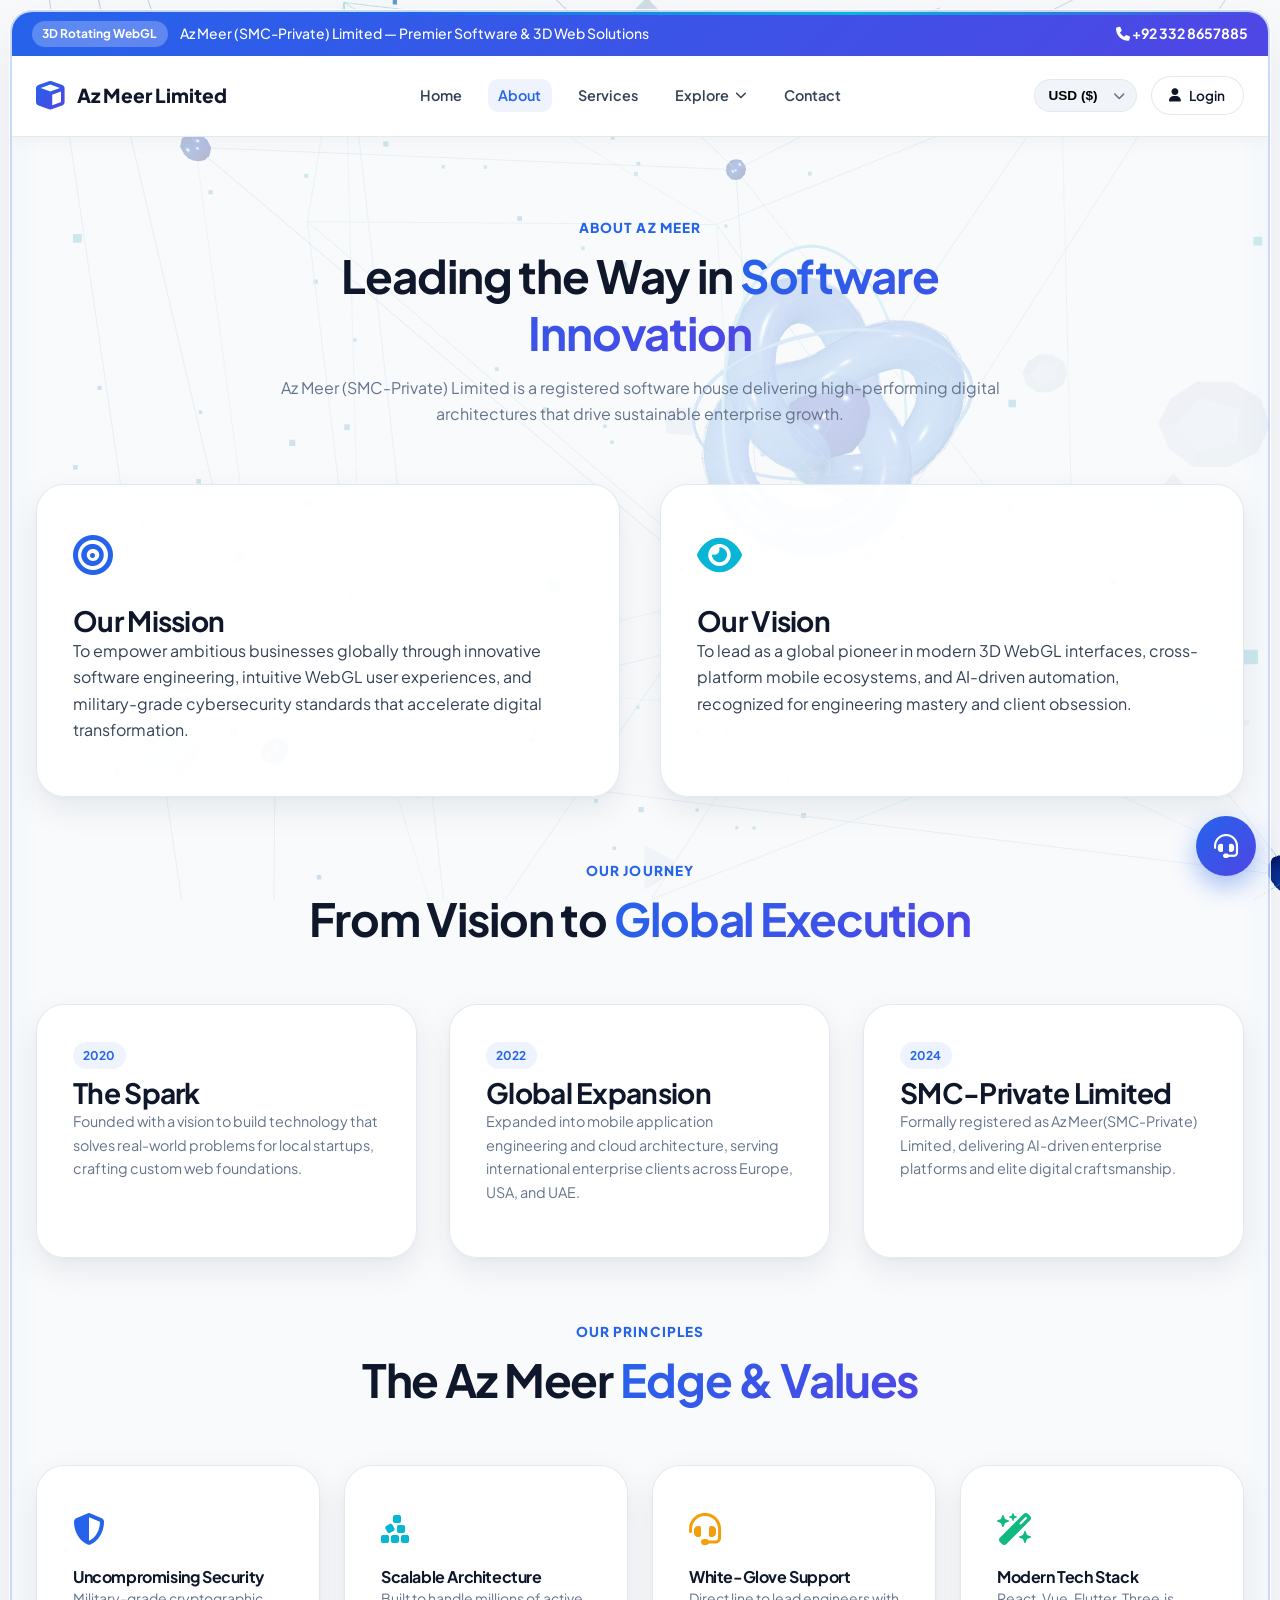
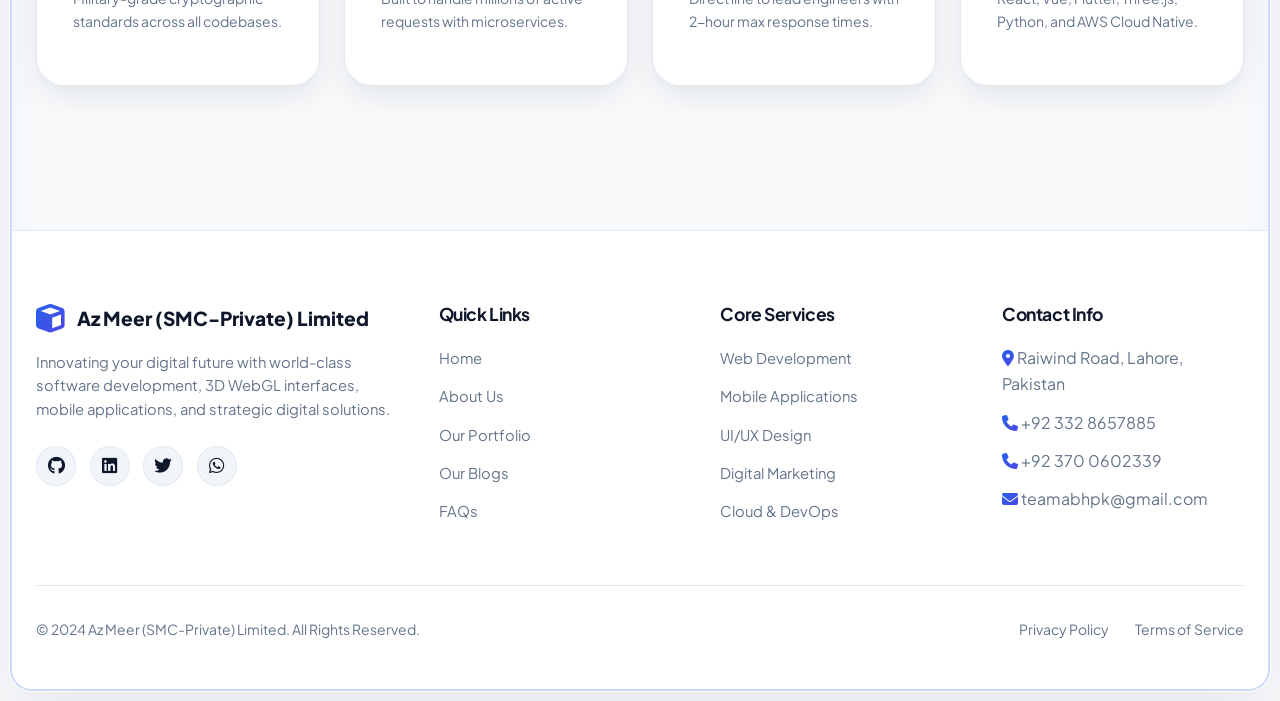
<file: about.html>
<!DOCTYPE html>
<html lang="en">
<head>
    <meta charset="UTF-8">
    <meta name="viewport" content="width=device-width, initial-scale=1.0">
    <title>Az Meer (SMC-Private) Limited - Modern 3D 4DX Ecosystem</title>
    <link rel="stylesheet" href="all.min.css">
    <link rel="stylesheet" href="https://cdnjs.cloudflare.com/ajax/libs/font-awesome/6.4.0/css/all.min.css">
    <link rel="stylesheet" href="style.css?v=6.0">
    <link rel="preconnect" href="https://fonts.googleapis.com">
    <link rel="preconnect" href="https://fonts.gstatic.com" crossorigin>
    <link href="https://fonts.googleapis.com/css2?family=Plus+Jakarta+Sans:wght@400;500;600;700;800&display=swap" rel="stylesheet">
</head>
<body>
    <div id="three-canvas-container"></div>

    <!-- 3D BOX FRAME AROUND WEB -->
    <div class="web-3d-frame">

    <div class="announcement-bar">
        <div class="bar-content">
            <span class="badge">3D Rotating WebGL</span>
            <span>Az Meer (SMC-Private) Limited — Premier Software & 3D Web Solutions</span>
        </div>
        <div class="bar-actions">
            <a href="contact.html" style="color:#fff; font-weight:700;"><i class="fa-solid fa-phone"></i> +92 332 8657885</a>
        </div>
    </div>

    <!-- FIXED NAVBAR WITH DESKTOP DROPDOWN & LOGIN BUTTON -->
    <header class="navbar-header">
        <div class="container navbar-container">
            <a href="index.html" class="brand-logo">
                <i class="fa-solid fa-cube gradient-text"></i>
                <div>
                    Az Meer <span>Limited</span>
                </div>
            </a>

            <nav>
                <ul class="nav-menu">
                    <li><a href="index.html" class="nav-link">Home</a></li>
                    <li><a href="about.html" class="nav-link active">About</a></li>
                    <li><a href="services.html" class="nav-link">Services</a></li>
                    
                    <!-- DESKTOP DROPDOWN MENU FOR EXPLORE -->
                    <li class="nav-dropdown">
                        <span class="nav-link nav-dropdown-toggle">
                            Explore <i class="fa-solid fa-chevron-down"></i>
                        </span>
                        <ul class="dropdown-menu">
                            <li><a href="top-services.html" class="dropdown-item"><i class="fa-solid fa-crown"></i> Top Services</a></li>
                            <li><a href="portfolio.html" class="dropdown-item"><i class="fa-solid fa-briefcase"></i> Portfolio</a></li>
                            <li><a href="apps.html" class="dropdown-item"><i class="fa-brands fa-google-play"></i> Our Apps</a></li>
                            <li><a href="team.html" class="dropdown-item"><i class="fa-solid fa-users"></i> Our Team</a></li>
                            <li><a href="blogs.html" class="dropdown-item"><i class="fa-solid fa-newspaper"></i> Blogs</a></li>
                            <li><a href="faqs.html" class="dropdown-item"><i class="fa-solid fa-circle-question"></i> FAQs</a></li>
                        </ul>
                    </li>

                    <li><a href="contact.html" class="nav-link">Contact</a></li>
                </ul>
            </nav>

            <div class="header-actions">
                <div class="currency-selector">
                    <select class="currency-select">
                        <option value="USD">USD ($)</option>
                        <option value="PKR">PKR (Rs)</option>
                        <option value="GBP">GBP (£)</option>
                    </select>
                    <i class="fa-solid fa-chevron-down currency-icon"></i>
                </div>
                <!-- LOGIN BUTTON CLEANLY INTEGRATED IN NAVBAR -->
                <a href="auth.html" class="btn btn-secondary btn-sm"><i class="fa-solid fa-user"></i> Login</a>
                <button class="mobile-toggle"><i class="fa-solid fa-bars"></i></button>
            </div>
        </div>
    </header>

    <section class="section-padding">
        <div class="container">
            <div class="section-header slide-in-up">
                <div class="section-subtitle">About Az Meer</div>
                <h2 class="section-title">Leading the Way in <span class="gradient-text">Software Innovation</span></h2>
                <p style="color:var(--text-muted);">Az Meer (SMC-Private) Limited is a registered software house delivering high-performing digital architectures that drive sustainable enterprise growth.</p>
            </div>

            <div class="grid-2" style="margin-bottom:4rem;">
                <div class="glass-card slide-in-left delay-1">
                    <div style="font-size:2.5rem; color:var(--primary); margin-bottom:1rem;"><i class="fa-solid fa-bullseye"></i></div>
                    <h3>Our Mission</h3>
                    <p style="color:var(--text-body);">To empower ambitious businesses globally through innovative software engineering, intuitive WebGL user experiences, and military-grade cybersecurity standards that accelerate digital transformation.</p>
                </div>
                <div class="glass-card slide-in-right delay-2">
                    <div style="font-size:2.5rem; color:var(--accent-cyan); margin-bottom:1rem;"><i class="fa-solid fa-eye"></i></div>
                    <h3>Our Vision</h3>
                    <p style="color:var(--text-body);">To lead as a global pioneer in modern 3D WebGL interfaces, cross-platform mobile ecosystems, and AI-driven automation, recognized for engineering mastery and client obsession.</p>
                </div>
            </div>

            <div class="section-header slide-in-up">
                <div class="section-subtitle">Our Journey</div>
                <h2>From Vision to <span class="gradient-text">Global Execution</span></h2>
            </div>

            <div class="grid-3" style="margin-bottom:4rem;">
                <div class="glass-card slide-in-left delay-1">
                    <div class="tag-badge">2020</div>
                    <h3>The Spark</h3>
                    <p style="color:var(--text-muted); font-size:0.9rem;">Founded with a vision to build technology that solves real-world problems for local startups, crafting custom web foundations.</p>
                </div>
                <div class="glass-card slide-in-up delay-2">
                    <div class="tag-badge">2022</div>
                    <h3>Global Expansion</h3>
                    <p style="color:var(--text-muted); font-size:0.9rem;">Expanded into mobile application engineering and cloud architecture, serving international enterprise clients across Europe, USA, and UAE.</p>
                </div>
                <div class="glass-card slide-in-right delay-3">
                    <div class="tag-badge">2024</div>
                    <h3>SMC-Private Limited</h3>
                    <p style="color:var(--text-muted); font-size:0.9rem;">Formally registered as Az Meer(SMC-Private) Limited, delivering AI-driven enterprise platforms and elite digital craftsmanship.</p>
                </div>
            </div>

            <div class="section-header slide-in-up">
                <div class="section-subtitle">Our Principles</div>
                <h2>The Az Meer <span class="gradient-text">Edge & Values</span></h2>
            </div>

            <div class="grid-4">
                <div class="glass-card slide-in-left delay-1">
                    <div style="font-size:2rem; color:var(--primary); margin-bottom:0.75rem;"><i class="fa-solid fa-shield-halved"></i></div>
                    <h4>Uncompromising Security</h4>
                    <p style="color:var(--text-muted); font-size:0.875rem;">Military-grade cryptographic standards across all codebases.</p>
                </div>
                <div class="glass-card slide-in-up delay-2">
                    <div style="font-size:2rem; color:var(--accent-cyan); margin-bottom:0.75rem;"><i class="fa-solid fa-cubes-stacked"></i></div>
                    <h4>Scalable Architecture</h4>
                    <p style="color:var(--text-muted); font-size:0.875rem;">Built to handle millions of active requests with microservices.</p>
                </div>
                <div class="glass-card slide-in-up delay-3">
                    <div style="font-size:2rem; color:var(--gold-accent); margin-bottom:0.75rem;"><i class="fa-solid fa-headset"></i></div>
                    <h4>White-Glove Support</h4>
                    <p style="color:var(--text-muted); font-size:0.875rem;">Direct line to lead engineers with 2-hour max response times.</p>
                </div>
                <div class="glass-card slide-in-right delay-4">
                    <div style="font-size:2rem; color:#10b981; margin-bottom:0.75rem;"><i class="fa-solid fa-wand-magic-sparkles"></i></div>
                    <h4>Modern Tech Stack</h4>
                    <p style="color:var(--text-muted); font-size:0.875rem;">React, Vue, Flutter, Three.js, Python, and AWS Cloud Native.</p>
                </div>
            </div>
        </div>
    </section>

    <footer class="footer-section">
        <div class="container">
            <div class="footer-grid">
                <div class="footer-brand">
                    <a href="index.html" class="brand-logo">
                        <i class="fa-solid fa-cube gradient-text"></i>
                        <span>Az Meer (SMC-Private) Limited</span>
                    </a>
                    <p>Innovating your digital future with world-class software development, 3D WebGL interfaces, mobile applications, and strategic digital solutions.</p>
                    <div class="social-links" style="margin-top:1.5rem;">
                        <a href="#" class="social-icon"><i class="fa-brands fa-github"></i></a>
                        <a href="#" class="social-icon"><i class="fa-brands fa-linkedin"></i></a>
                        <a href="#" class="social-icon"><i class="fa-brands fa-twitter"></i></a>
                        <a href="#" class="social-icon"><i class="fa-brands fa-whatsapp"></i></a>
                    </div>
                </div>

                <div class="footer-col">
                    <h4>Quick Links</h4>
                    <ul class="footer-links">
                        <li><a href="index.html">Home</a></li>
                        <li><a href="about.html">About Us</a></li>
                        <li><a href="portfolio.html">Our Portfolio</a></li>
                        <li><a href="blogs.html">Our Blogs</a></li>
                        <li><a href="faqs.html">FAQs</a></li>
                    </ul>
                </div>

                <div class="footer-col">
                    <h4>Core Services</h4>
                    <ul class="footer-links">
                        <li><a href="services.html">Web Development</a></li>
                        <li><a href="services.html">Mobile Applications</a></li>
                        <li><a href="services.html">UI/UX Design</a></li>
                        <li><a href="services.html">Digital Marketing</a></li>
                        <li><a href="services.html">Cloud & DevOps</a></li>
                    </ul>
                </div>

                <div class="footer-col">
                    <h4>Contact Info</h4>
                    <ul class="footer-links" style="color:var(--text-muted);">
                        <li><i class="fa-solid fa-location-dot gradient-text"></i> Raiwind Road, Lahore, Pakistan</li>
                        <li><i class="fa-solid fa-phone gradient-text"></i> +92 332 8657885</li>
                        <li><i class="fa-solid fa-phone gradient-text"></i> +92 370 0602339</li>
                        <li><i class="fa-solid fa-envelope gradient-text"></i> teamabhpk@gmail.com</li>
                    </ul>
                </div>
            </div>

            <div class="footer-bottom">
                <p>&copy; 2024 Az Meer (SMC-Private) Limited. All Rights Reserved.</p>
                <div>
                    <a href="privacy.html" style="margin-right:1.5rem; color:var(--text-muted);">Privacy Policy</a>
                    <a href="faqs.html" style="color:var(--text-muted);">Terms of Service</a>
                </div>
            </div>
        </div>
    </footer>

    </div> <!-- END 3D BOX FRAME AROUND WEB -->

    <!-- Global Modal Overlay -->
    <div class="modal-overlay" id="global-modal-overlay">
        <div class="modal-container">
            <button class="modal-close" id="modal-close-btn"><i class="fa-solid fa-xmark"></i></button>
            <div id="modal-body-content"></div>
        </div>
    </div>

    <!-- Floating Live Chat Button -->
    <div class="live-chat-float" onclick="openModal('chat')">
        <i class="fa-solid fa-headset"></i>
    </div>

    <!-- Scripts -->
    <script src="three.min.js"></script>
    <script>if (typeof THREE === "undefined") { document.write('<script src="https://cdnjs.cloudflare.com/ajax/libs/three.js/r128/three.min.js"><\/script>'); }</script>
    <script src="siteData.js?v=6.0"></script>
    <script src="three-scene.js?v=6.0"></script>
    <script src="app.js?v=6.0"></script>
</body>
</html>
</file>
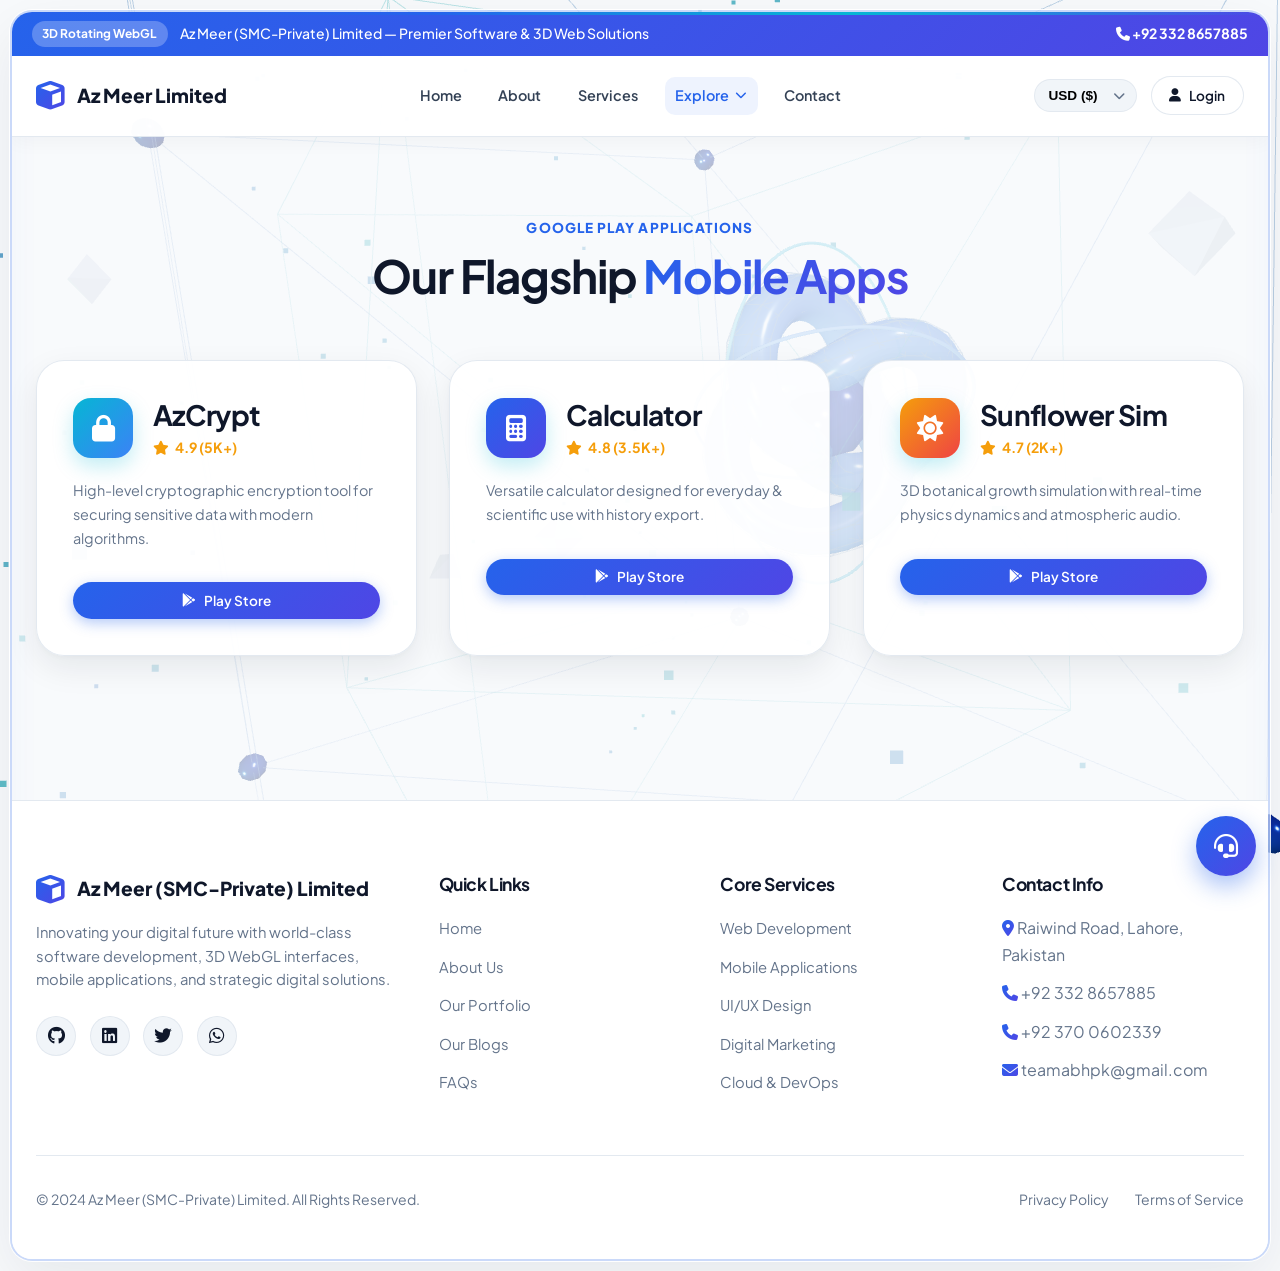
<file: apps.html>
<!DOCTYPE html>
<html lang="en">
<head>
    <meta charset="UTF-8">
    <meta name="viewport" content="width=device-width, initial-scale=1.0">
    <title>Az Meer (SMC-Private) Limited - Modern 3D 4DX Ecosystem</title>
    <link rel="stylesheet" href="all.min.css">
    <link rel="stylesheet" href="https://cdnjs.cloudflare.com/ajax/libs/font-awesome/6.4.0/css/all.min.css">
    <link rel="stylesheet" href="style.css?v=6.0">
    <link rel="preconnect" href="https://fonts.googleapis.com">
    <link rel="preconnect" href="https://fonts.gstatic.com" crossorigin>
    <link href="https://fonts.googleapis.com/css2?family=Plus+Jakarta+Sans:wght@400;500;600;700;800&display=swap" rel="stylesheet">
</head>
<body>
    <div id="three-canvas-container"></div>

    <!-- 3D BOX FRAME AROUND WEB -->
    <div class="web-3d-frame">

    <div class="announcement-bar">
        <div class="bar-content">
            <span class="badge">3D Rotating WebGL</span>
            <span>Az Meer (SMC-Private) Limited — Premier Software & 3D Web Solutions</span>
        </div>
        <div class="bar-actions">
            <a href="contact.html" style="color:#fff; font-weight:700;"><i class="fa-solid fa-phone"></i> +92 332 8657885</a>
        </div>
    </div>

    <!-- FIXED NAVBAR WITH DESKTOP DROPDOWN & LOGIN BUTTON -->
    <header class="navbar-header">
        <div class="container navbar-container">
            <a href="index.html" class="brand-logo">
                <i class="fa-solid fa-cube gradient-text"></i>
                <div>
                    Az Meer <span>Limited</span>
                </div>
            </a>

            <nav>
                <ul class="nav-menu">
                    <li><a href="index.html" class="nav-link">Home</a></li>
                    <li><a href="about.html" class="nav-link">About</a></li>
                    <li><a href="services.html" class="nav-link">Services</a></li>
                    
                    <!-- DESKTOP DROPDOWN MENU FOR EXPLORE -->
                    <li class="nav-dropdown">
                        <span class="nav-link nav-dropdown-toggle active">
                            Explore <i class="fa-solid fa-chevron-down"></i>
                        </span>
                        <ul class="dropdown-menu">
                            <li><a href="top-services.html" class="dropdown-item"><i class="fa-solid fa-crown"></i> Top Services</a></li>
                            <li><a href="portfolio.html" class="dropdown-item"><i class="fa-solid fa-briefcase"></i> Portfolio</a></li>
                            <li><a href="apps.html" class="dropdown-item active"><i class="fa-brands fa-google-play"></i> Our Apps</a></li>
                            <li><a href="team.html" class="dropdown-item"><i class="fa-solid fa-users"></i> Our Team</a></li>
                            <li><a href="blogs.html" class="dropdown-item"><i class="fa-solid fa-newspaper"></i> Blogs</a></li>
                            <li><a href="faqs.html" class="dropdown-item"><i class="fa-solid fa-circle-question"></i> FAQs</a></li>
                        </ul>
                    </li>

                    <li><a href="contact.html" class="nav-link">Contact</a></li>
                </ul>
            </nav>

            <div class="header-actions">
                <div class="currency-selector">
                    <select class="currency-select">
                        <option value="USD">USD ($)</option>
                        <option value="PKR">PKR (Rs)</option>
                        <option value="GBP">GBP (£)</option>
                    </select>
                    <i class="fa-solid fa-chevron-down currency-icon"></i>
                </div>
                <!-- LOGIN BUTTON CLEANLY INTEGRATED IN NAVBAR -->
                <a href="auth.html" class="btn btn-secondary btn-sm"><i class="fa-solid fa-user"></i> Login</a>
                <button class="mobile-toggle"><i class="fa-solid fa-bars"></i></button>
            </div>
        </div>
    </header>

    <section class="section-padding">
        <div class="container">
            <div class="section-header slide-in-up">
                <div class="section-subtitle">Google Play Applications</div>
                <h2 class="section-title">Our Flagship <span class="gradient-text">Mobile Apps</span></h2>
            </div>

            <div class="grid-3">
                <div class="glass-card slide-in-left delay-1">
                    <div class="app-card-header">
                        <div class="app-icon"><i class="fa-solid fa-lock"></i></div>
                        <div>
                            <h3>AzCrypt</h3>
                            <div class="app-rating"><i class="fa-solid fa-star"></i> 4.9 (5K+)</div>
                        </div>
                    </div>
                    <p style="color:var(--text-muted); font-size:0.9rem;">High-level cryptographic encryption tool for securing sensitive data with modern algorithms.</p>
                    <a href="https://play.google.com/" target="_blank" class="btn btn-primary btn-sm" style="width:100%; margin-top:1rem;"><i class="fa-brands fa-google-play"></i> Play Store</a>
                </div>

                <div class="glass-card slide-in-up delay-2">
                    <div class="app-card-header">
                        <div class="app-icon" style="background:var(--primary-gradient);"><i class="fa-solid fa-calculator"></i></div>
                        <div>
                            <h3>Calculator</h3>
                            <div class="app-rating"><i class="fa-solid fa-star"></i> 4.8 (3.5K+)</div>
                        </div>
                    </div>
                    <p style="color:var(--text-muted); font-size:0.9rem;">Versatile calculator designed for everyday & scientific use with history export.</p>
                    <a href="https://play.google.com/" target="_blank" class="btn btn-primary btn-sm" style="width:100%; margin-top:1rem;"><i class="fa-brands fa-google-play"></i> Play Store</a>
                </div>

                <div class="glass-card slide-in-right delay-3">
                    <div class="app-card-header">
                        <div class="app-icon" style="background:linear-gradient(135deg, #f59e0b 0%, #ef4444 100%);"><i class="fa-solid fa-sun"></i></div>
                        <div>
                            <h3>Sunflower Sim</h3>
                            <div class="app-rating"><i class="fa-solid fa-star"></i> 4.7 (2K+)</div>
                        </div>
                    </div>
                    <p style="color:var(--text-muted); font-size:0.9rem;">3D botanical growth simulation with real-time physics dynamics and atmospheric audio.</p>
                    <a href="https://play.google.com/" target="_blank" class="btn btn-primary btn-sm" style="width:100%; margin-top:1rem;"><i class="fa-brands fa-google-play"></i> Play Store</a>
                </div>
            </div>
        </div>
    </section>

    <footer class="footer-section">
        <div class="container">
            <div class="footer-grid">
                <div class="footer-brand">
                    <a href="index.html" class="brand-logo">
                        <i class="fa-solid fa-cube gradient-text"></i>
                        <span>Az Meer (SMC-Private) Limited</span>
                    </a>
                    <p>Innovating your digital future with world-class software development, 3D WebGL interfaces, mobile applications, and strategic digital solutions.</p>
                    <div class="social-links" style="margin-top:1.5rem;">
                        <a href="#" class="social-icon"><i class="fa-brands fa-github"></i></a>
                        <a href="#" class="social-icon"><i class="fa-brands fa-linkedin"></i></a>
                        <a href="#" class="social-icon"><i class="fa-brands fa-twitter"></i></a>
                        <a href="#" class="social-icon"><i class="fa-brands fa-whatsapp"></i></a>
                    </div>
                </div>

                <div class="footer-col">
                    <h4>Quick Links</h4>
                    <ul class="footer-links">
                        <li><a href="index.html">Home</a></li>
                        <li><a href="about.html">About Us</a></li>
                        <li><a href="portfolio.html">Our Portfolio</a></li>
                        <li><a href="blogs.html">Our Blogs</a></li>
                        <li><a href="faqs.html">FAQs</a></li>
                    </ul>
                </div>

                <div class="footer-col">
                    <h4>Core Services</h4>
                    <ul class="footer-links">
                        <li><a href="services.html">Web Development</a></li>
                        <li><a href="services.html">Mobile Applications</a></li>
                        <li><a href="services.html">UI/UX Design</a></li>
                        <li><a href="services.html">Digital Marketing</a></li>
                        <li><a href="services.html">Cloud & DevOps</a></li>
                    </ul>
                </div>

                <div class="footer-col">
                    <h4>Contact Info</h4>
                    <ul class="footer-links" style="color:var(--text-muted);">
                        <li><i class="fa-solid fa-location-dot gradient-text"></i> Raiwind Road, Lahore, Pakistan</li>
                        <li><i class="fa-solid fa-phone gradient-text"></i> +92 332 8657885</li>
                        <li><i class="fa-solid fa-phone gradient-text"></i> +92 370 0602339</li>
                        <li><i class="fa-solid fa-envelope gradient-text"></i> teamabhpk@gmail.com</li>
                    </ul>
                </div>
            </div>

            <div class="footer-bottom">
                <p>&copy; 2024 Az Meer (SMC-Private) Limited. All Rights Reserved.</p>
                <div>
                    <a href="privacy.html" style="margin-right:1.5rem; color:var(--text-muted);">Privacy Policy</a>
                    <a href="faqs.html" style="color:var(--text-muted);">Terms of Service</a>
                </div>
            </div>
        </div>
    </footer>

    </div> <!-- END 3D BOX FRAME AROUND WEB -->

    <!-- Global Modal Overlay -->
    <div class="modal-overlay" id="global-modal-overlay">
        <div class="modal-container">
            <button class="modal-close" id="modal-close-btn"><i class="fa-solid fa-xmark"></i></button>
            <div id="modal-body-content"></div>
        </div>
    </div>

    <!-- Floating Live Chat Button -->
    <div class="live-chat-float" onclick="openModal('chat')">
        <i class="fa-solid fa-headset"></i>
    </div>

    <!-- Scripts -->
    <script src="three.min.js"></script>
    <script>if (typeof THREE === "undefined") { document.write('<script src="https://cdnjs.cloudflare.com/ajax/libs/three.js/r128/three.min.js"><\/script>'); }</script>
    <script src="siteData.js?v=6.0"></script>
    <script src="three-scene.js?v=6.0"></script>
    <script src="app.js?v=6.0"></script>
</body>
</html>
</file>
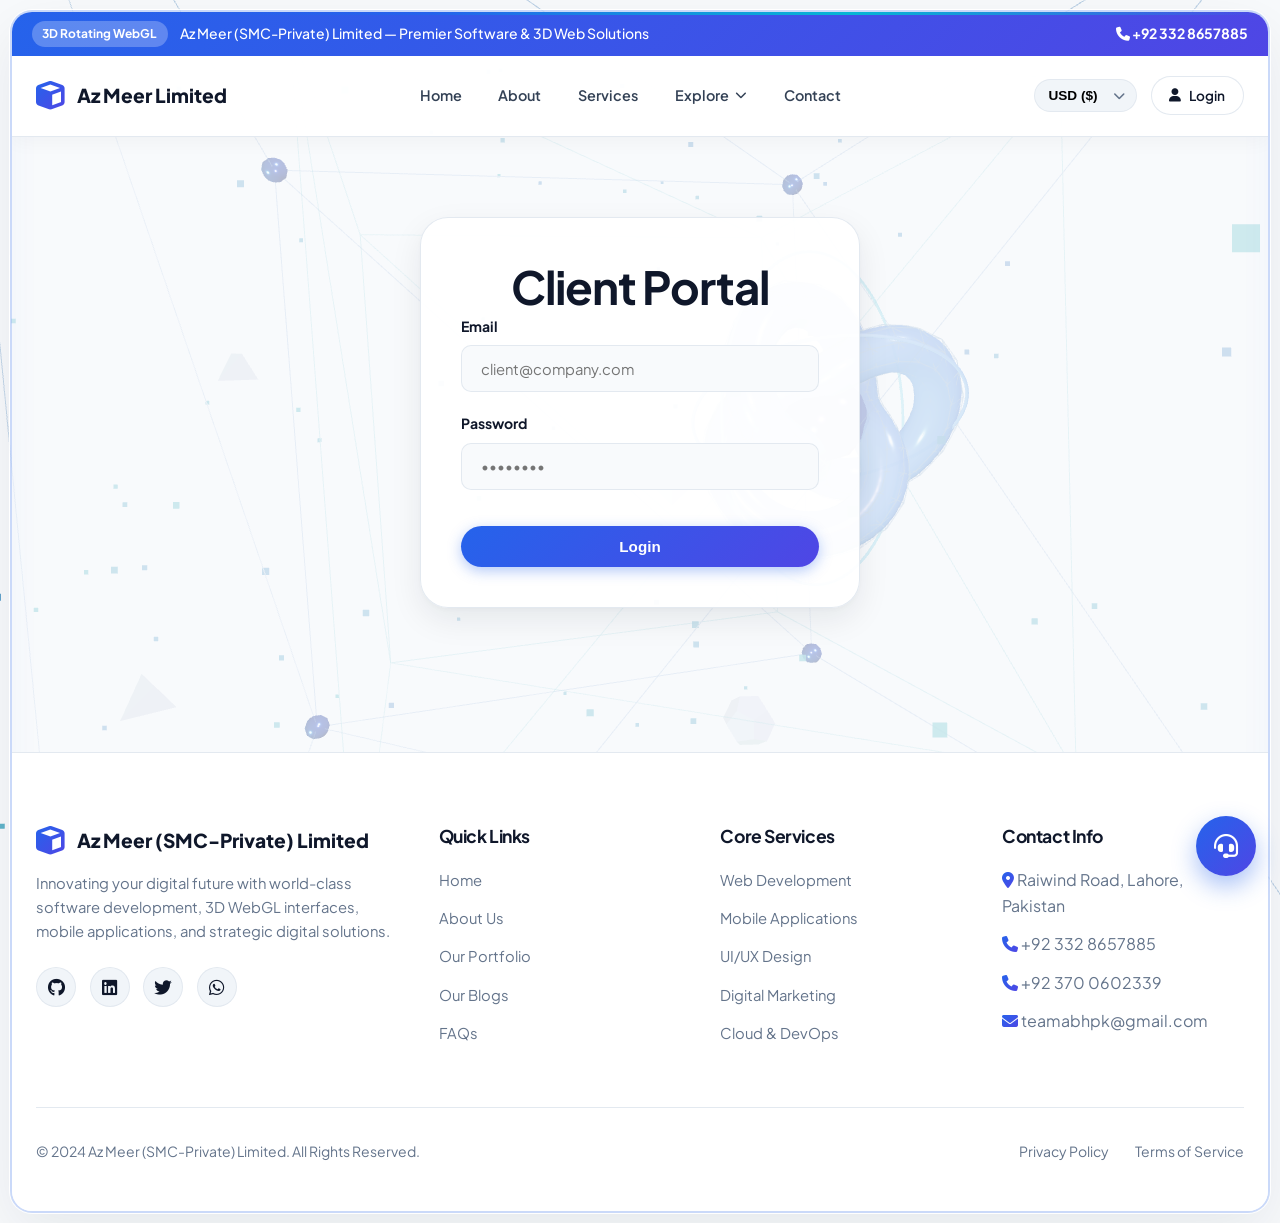
<file: auth.html>
<!DOCTYPE html>
<html lang="en">
<head>
    <meta charset="UTF-8">
    <meta name="viewport" content="width=device-width, initial-scale=1.0">
    <title>Az Meer (SMC-Private) Limited - Modern 3D 4DX Ecosystem</title>
    <link rel="stylesheet" href="all.min.css">
    <link rel="stylesheet" href="https://cdnjs.cloudflare.com/ajax/libs/font-awesome/6.4.0/css/all.min.css">
    <link rel="stylesheet" href="style.css?v=6.0">
    <link rel="preconnect" href="https://fonts.googleapis.com">
    <link rel="preconnect" href="https://fonts.gstatic.com" crossorigin>
    <link href="https://fonts.googleapis.com/css2?family=Plus+Jakarta+Sans:wght@400;500;600;700;800&display=swap" rel="stylesheet">
</head>
<body>
    <div id="three-canvas-container"></div>

    <!-- 3D BOX FRAME AROUND WEB -->
    <div class="web-3d-frame">

    <div class="announcement-bar">
        <div class="bar-content">
            <span class="badge">3D Rotating WebGL</span>
            <span>Az Meer (SMC-Private) Limited — Premier Software & 3D Web Solutions</span>
        </div>
        <div class="bar-actions">
            <a href="contact.html" style="color:#fff; font-weight:700;"><i class="fa-solid fa-phone"></i> +92 332 8657885</a>
        </div>
    </div>

    <!-- FIXED NAVBAR WITH DESKTOP DROPDOWN & LOGIN BUTTON -->
    <header class="navbar-header">
        <div class="container navbar-container">
            <a href="index.html" class="brand-logo">
                <i class="fa-solid fa-cube gradient-text"></i>
                <div>
                    Az Meer <span>Limited</span>
                </div>
            </a>

            <nav>
                <ul class="nav-menu">
                    <li><a href="index.html" class="nav-link">Home</a></li>
                    <li><a href="about.html" class="nav-link">About</a></li>
                    <li><a href="services.html" class="nav-link">Services</a></li>
                    
                    <!-- DESKTOP DROPDOWN MENU FOR EXPLORE -->
                    <li class="nav-dropdown">
                        <span class="nav-link nav-dropdown-toggle">
                            Explore <i class="fa-solid fa-chevron-down"></i>
                        </span>
                        <ul class="dropdown-menu">
                            <li><a href="top-services.html" class="dropdown-item"><i class="fa-solid fa-crown"></i> Top Services</a></li>
                            <li><a href="portfolio.html" class="dropdown-item"><i class="fa-solid fa-briefcase"></i> Portfolio</a></li>
                            <li><a href="apps.html" class="dropdown-item"><i class="fa-brands fa-google-play"></i> Our Apps</a></li>
                            <li><a href="team.html" class="dropdown-item"><i class="fa-solid fa-users"></i> Our Team</a></li>
                            <li><a href="blogs.html" class="dropdown-item"><i class="fa-solid fa-newspaper"></i> Blogs</a></li>
                            <li><a href="faqs.html" class="dropdown-item"><i class="fa-solid fa-circle-question"></i> FAQs</a></li>
                        </ul>
                    </li>

                    <li><a href="contact.html" class="nav-link">Contact</a></li>
                </ul>
            </nav>

            <div class="header-actions">
                <div class="currency-selector">
                    <select class="currency-select">
                        <option value="USD">USD ($)</option>
                        <option value="PKR">PKR (Rs)</option>
                        <option value="GBP">GBP (£)</option>
                    </select>
                    <i class="fa-solid fa-chevron-down currency-icon"></i>
                </div>
                <!-- LOGIN BUTTON CLEANLY INTEGRATED IN NAVBAR -->
                <a href="auth.html" class="btn btn-secondary btn-sm"><i class="fa-solid fa-user"></i> Login</a>
                <button class="mobile-toggle"><i class="fa-solid fa-bars"></i></button>
            </div>
        </div>
    </header>

    <section class="section-padding">
        <div class="container">
            <div class="glass-card slide-in-up" style="max-width:440px; margin:0 auto; padding:2.5rem;">
                <h2 style="text-align:center;">Client Portal</h2>
                <form onsubmit="event.preventDefault(); alert('Logged in successfully!'); window.location.href='index.html';">
                    <div class="form-group"><label class="form-label">Email</label><input type="email" class="form-control" required placeholder="client@company.com"></div>
                    <div class="form-group"><label class="form-label">Password</label><input type="password" class="form-control" required placeholder="••••••••"></div>
                    <button type="submit" class="btn btn-primary" style="width:100%; margin-top:1rem;">Login</button>
                </form>
            </div>
        </div>
    </section>

    <footer class="footer-section">
        <div class="container">
            <div class="footer-grid">
                <div class="footer-brand">
                    <a href="index.html" class="brand-logo">
                        <i class="fa-solid fa-cube gradient-text"></i>
                        <span>Az Meer (SMC-Private) Limited</span>
                    </a>
                    <p>Innovating your digital future with world-class software development, 3D WebGL interfaces, mobile applications, and strategic digital solutions.</p>
                    <div class="social-links" style="margin-top:1.5rem;">
                        <a href="#" class="social-icon"><i class="fa-brands fa-github"></i></a>
                        <a href="#" class="social-icon"><i class="fa-brands fa-linkedin"></i></a>
                        <a href="#" class="social-icon"><i class="fa-brands fa-twitter"></i></a>
                        <a href="#" class="social-icon"><i class="fa-brands fa-whatsapp"></i></a>
                    </div>
                </div>

                <div class="footer-col">
                    <h4>Quick Links</h4>
                    <ul class="footer-links">
                        <li><a href="index.html">Home</a></li>
                        <li><a href="about.html">About Us</a></li>
                        <li><a href="portfolio.html">Our Portfolio</a></li>
                        <li><a href="blogs.html">Our Blogs</a></li>
                        <li><a href="faqs.html">FAQs</a></li>
                    </ul>
                </div>

                <div class="footer-col">
                    <h4>Core Services</h4>
                    <ul class="footer-links">
                        <li><a href="services.html">Web Development</a></li>
                        <li><a href="services.html">Mobile Applications</a></li>
                        <li><a href="services.html">UI/UX Design</a></li>
                        <li><a href="services.html">Digital Marketing</a></li>
                        <li><a href="services.html">Cloud & DevOps</a></li>
                    </ul>
                </div>

                <div class="footer-col">
                    <h4>Contact Info</h4>
                    <ul class="footer-links" style="color:var(--text-muted);">
                        <li><i class="fa-solid fa-location-dot gradient-text"></i> Raiwind Road, Lahore, Pakistan</li>
                        <li><i class="fa-solid fa-phone gradient-text"></i> +92 332 8657885</li>
                        <li><i class="fa-solid fa-phone gradient-text"></i> +92 370 0602339</li>
                        <li><i class="fa-solid fa-envelope gradient-text"></i> teamabhpk@gmail.com</li>
                    </ul>
                </div>
            </div>

            <div class="footer-bottom">
                <p>&copy; 2024 Az Meer (SMC-Private) Limited. All Rights Reserved.</p>
                <div>
                    <a href="privacy.html" style="margin-right:1.5rem; color:var(--text-muted);">Privacy Policy</a>
                    <a href="faqs.html" style="color:var(--text-muted);">Terms of Service</a>
                </div>
            </div>
        </div>
    </footer>

    </div> <!-- END 3D BOX FRAME AROUND WEB -->

    <!-- Global Modal Overlay -->
    <div class="modal-overlay" id="global-modal-overlay">
        <div class="modal-container">
            <button class="modal-close" id="modal-close-btn"><i class="fa-solid fa-xmark"></i></button>
            <div id="modal-body-content"></div>
        </div>
    </div>

    <!-- Floating Live Chat Button -->
    <div class="live-chat-float" onclick="openModal('chat')">
        <i class="fa-solid fa-headset"></i>
    </div>

    <!-- Scripts -->
    <script src="three.min.js"></script>
    <script>if (typeof THREE === "undefined") { document.write('<script src="https://cdnjs.cloudflare.com/ajax/libs/three.js/r128/three.min.js"><\/script>'); }</script>
    <script src="siteData.js?v=6.0"></script>
    <script src="three-scene.js?v=6.0"></script>
    <script src="app.js?v=6.0"></script>
</body>
</html>
</file>
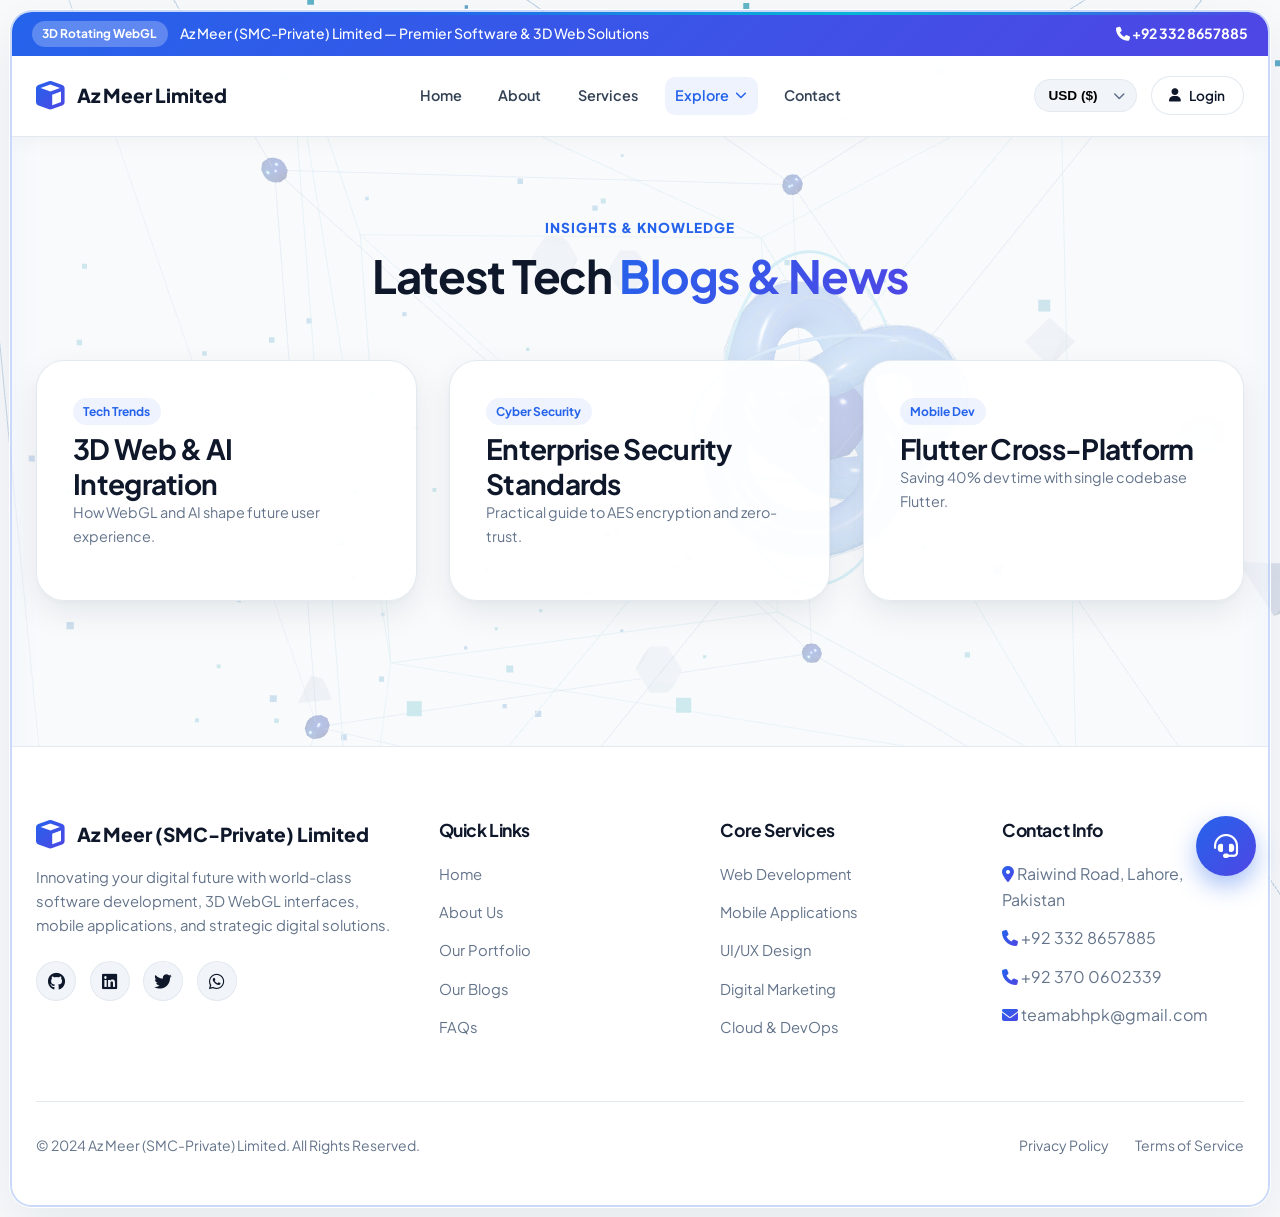
<file: blogs.html>
<!DOCTYPE html>
<html lang="en">
<head>
    <meta charset="UTF-8">
    <meta name="viewport" content="width=device-width, initial-scale=1.0">
    <title>Az Meer (SMC-Private) Limited - Modern 3D 4DX Ecosystem</title>
    <link rel="stylesheet" href="all.min.css">
    <link rel="stylesheet" href="https://cdnjs.cloudflare.com/ajax/libs/font-awesome/6.4.0/css/all.min.css">
    <link rel="stylesheet" href="style.css?v=6.0">
    <link rel="preconnect" href="https://fonts.googleapis.com">
    <link rel="preconnect" href="https://fonts.gstatic.com" crossorigin>
    <link href="https://fonts.googleapis.com/css2?family=Plus+Jakarta+Sans:wght@400;500;600;700;800&display=swap" rel="stylesheet">
</head>
<body>
    <div id="three-canvas-container"></div>

    <!-- 3D BOX FRAME AROUND WEB -->
    <div class="web-3d-frame">

    <div class="announcement-bar">
        <div class="bar-content">
            <span class="badge">3D Rotating WebGL</span>
            <span>Az Meer (SMC-Private) Limited — Premier Software & 3D Web Solutions</span>
        </div>
        <div class="bar-actions">
            <a href="contact.html" style="color:#fff; font-weight:700;"><i class="fa-solid fa-phone"></i> +92 332 8657885</a>
        </div>
    </div>

    <!-- FIXED NAVBAR WITH DESKTOP DROPDOWN & LOGIN BUTTON -->
    <header class="navbar-header">
        <div class="container navbar-container">
            <a href="index.html" class="brand-logo">
                <i class="fa-solid fa-cube gradient-text"></i>
                <div>
                    Az Meer <span>Limited</span>
                </div>
            </a>

            <nav>
                <ul class="nav-menu">
                    <li><a href="index.html" class="nav-link">Home</a></li>
                    <li><a href="about.html" class="nav-link">About</a></li>
                    <li><a href="services.html" class="nav-link">Services</a></li>
                    
                    <!-- DESKTOP DROPDOWN MENU FOR EXPLORE -->
                    <li class="nav-dropdown">
                        <span class="nav-link nav-dropdown-toggle active">
                            Explore <i class="fa-solid fa-chevron-down"></i>
                        </span>
                        <ul class="dropdown-menu">
                            <li><a href="top-services.html" class="dropdown-item"><i class="fa-solid fa-crown"></i> Top Services</a></li>
                            <li><a href="portfolio.html" class="dropdown-item"><i class="fa-solid fa-briefcase"></i> Portfolio</a></li>
                            <li><a href="apps.html" class="dropdown-item"><i class="fa-brands fa-google-play"></i> Our Apps</a></li>
                            <li><a href="team.html" class="dropdown-item"><i class="fa-solid fa-users"></i> Our Team</a></li>
                            <li><a href="blogs.html" class="dropdown-item active"><i class="fa-solid fa-newspaper"></i> Blogs</a></li>
                            <li><a href="faqs.html" class="dropdown-item"><i class="fa-solid fa-circle-question"></i> FAQs</a></li>
                        </ul>
                    </li>

                    <li><a href="contact.html" class="nav-link">Contact</a></li>
                </ul>
            </nav>

            <div class="header-actions">
                <div class="currency-selector">
                    <select class="currency-select">
                        <option value="USD">USD ($)</option>
                        <option value="PKR">PKR (Rs)</option>
                        <option value="GBP">GBP (£)</option>
                    </select>
                    <i class="fa-solid fa-chevron-down currency-icon"></i>
                </div>
                <!-- LOGIN BUTTON CLEANLY INTEGRATED IN NAVBAR -->
                <a href="auth.html" class="btn btn-secondary btn-sm"><i class="fa-solid fa-user"></i> Login</a>
                <button class="mobile-toggle"><i class="fa-solid fa-bars"></i></button>
            </div>
        </div>
    </header>

    <section class="section-padding">
        <div class="container">
            <div class="section-header slide-in-up">
                <div class="section-subtitle">Insights & Knowledge</div>
                <h2 class="section-title">Latest Tech <span class="gradient-text">Blogs & News</span></h2>
            </div>

            <div class="grid-3">
                <div class="glass-card slide-in-left delay-1">
                    <div class="tag-badge">Tech Trends</div>
                    <h3>3D Web & AI Integration</h3>
                    <p style="color:var(--text-muted); font-size:0.9rem;">How WebGL and AI shape future user experience.</p>
                </div>
                <div class="glass-card slide-in-up delay-2">
                    <div class="tag-badge">Cyber Security</div>
                    <h3>Enterprise Security Standards</h3>
                    <p style="color:var(--text-muted); font-size:0.9rem;">Practical guide to AES encryption and zero-trust.</p>
                </div>
                <div class="glass-card slide-in-right delay-3">
                    <div class="tag-badge">Mobile Dev</div>
                    <h3>Flutter Cross-Platform</h3>
                    <p style="color:var(--text-muted); font-size:0.9rem;">Saving 40% dev time with single codebase Flutter.</p>
                </div>
            </div>
        </div>
    </section>

    <footer class="footer-section">
        <div class="container">
            <div class="footer-grid">
                <div class="footer-brand">
                    <a href="index.html" class="brand-logo">
                        <i class="fa-solid fa-cube gradient-text"></i>
                        <span>Az Meer (SMC-Private) Limited</span>
                    </a>
                    <p>Innovating your digital future with world-class software development, 3D WebGL interfaces, mobile applications, and strategic digital solutions.</p>
                    <div class="social-links" style="margin-top:1.5rem;">
                        <a href="#" class="social-icon"><i class="fa-brands fa-github"></i></a>
                        <a href="#" class="social-icon"><i class="fa-brands fa-linkedin"></i></a>
                        <a href="#" class="social-icon"><i class="fa-brands fa-twitter"></i></a>
                        <a href="#" class="social-icon"><i class="fa-brands fa-whatsapp"></i></a>
                    </div>
                </div>

                <div class="footer-col">
                    <h4>Quick Links</h4>
                    <ul class="footer-links">
                        <li><a href="index.html">Home</a></li>
                        <li><a href="about.html">About Us</a></li>
                        <li><a href="portfolio.html">Our Portfolio</a></li>
                        <li><a href="blogs.html">Our Blogs</a></li>
                        <li><a href="faqs.html">FAQs</a></li>
                    </ul>
                </div>

                <div class="footer-col">
                    <h4>Core Services</h4>
                    <ul class="footer-links">
                        <li><a href="services.html">Web Development</a></li>
                        <li><a href="services.html">Mobile Applications</a></li>
                        <li><a href="services.html">UI/UX Design</a></li>
                        <li><a href="services.html">Digital Marketing</a></li>
                        <li><a href="services.html">Cloud & DevOps</a></li>
                    </ul>
                </div>

                <div class="footer-col">
                    <h4>Contact Info</h4>
                    <ul class="footer-links" style="color:var(--text-muted);">
                        <li><i class="fa-solid fa-location-dot gradient-text"></i> Raiwind Road, Lahore, Pakistan</li>
                        <li><i class="fa-solid fa-phone gradient-text"></i> +92 332 8657885</li>
                        <li><i class="fa-solid fa-phone gradient-text"></i> +92 370 0602339</li>
                        <li><i class="fa-solid fa-envelope gradient-text"></i> teamabhpk@gmail.com</li>
                    </ul>
                </div>
            </div>

            <div class="footer-bottom">
                <p>&copy; 2024 Az Meer (SMC-Private) Limited. All Rights Reserved.</p>
                <div>
                    <a href="privacy.html" style="margin-right:1.5rem; color:var(--text-muted);">Privacy Policy</a>
                    <a href="faqs.html" style="color:var(--text-muted);">Terms of Service</a>
                </div>
            </div>
        </div>
    </footer>

    </div> <!-- END 3D BOX FRAME AROUND WEB -->

    <!-- Global Modal Overlay -->
    <div class="modal-overlay" id="global-modal-overlay">
        <div class="modal-container">
            <button class="modal-close" id="modal-close-btn"><i class="fa-solid fa-xmark"></i></button>
            <div id="modal-body-content"></div>
        </div>
    </div>

    <!-- Floating Live Chat Button -->
    <div class="live-chat-float" onclick="openModal('chat')">
        <i class="fa-solid fa-headset"></i>
    </div>

    <!-- Scripts -->
    <script src="three.min.js"></script>
    <script>if (typeof THREE === "undefined") { document.write('<script src="https://cdnjs.cloudflare.com/ajax/libs/three.js/r128/three.min.js"><\/script>'); }</script>
    <script src="siteData.js?v=6.0"></script>
    <script src="three-scene.js?v=6.0"></script>
    <script src="app.js?v=6.0"></script>
</body>
</html>
</file>
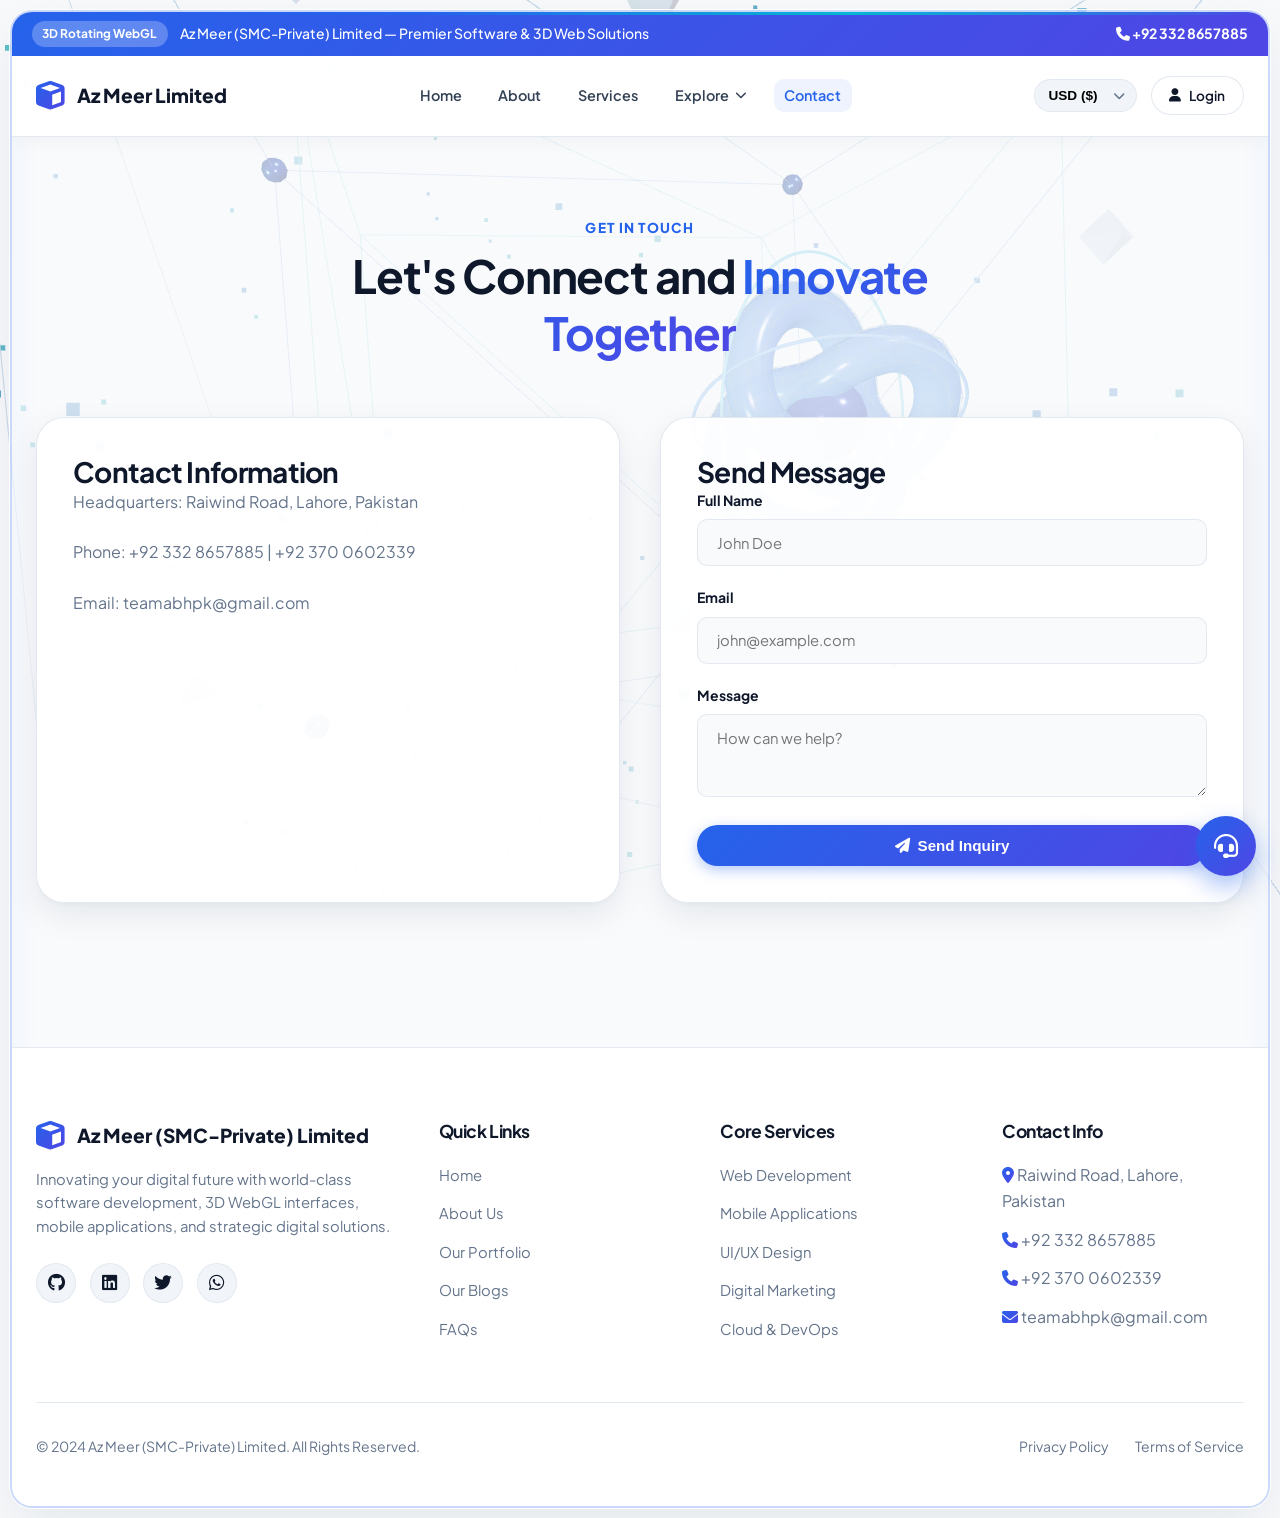
<file: contact.html>
<!DOCTYPE html>
<html lang="en">
<head>
    <meta charset="UTF-8">
    <meta name="viewport" content="width=device-width, initial-scale=1.0">
    <title>Az Meer (SMC-Private) Limited - Modern 3D 4DX Ecosystem</title>
    <link rel="stylesheet" href="all.min.css">
    <link rel="stylesheet" href="https://cdnjs.cloudflare.com/ajax/libs/font-awesome/6.4.0/css/all.min.css">
    <link rel="stylesheet" href="style.css?v=6.0">
    <link rel="preconnect" href="https://fonts.googleapis.com">
    <link rel="preconnect" href="https://fonts.gstatic.com" crossorigin>
    <link href="https://fonts.googleapis.com/css2?family=Plus+Jakarta+Sans:wght@400;500;600;700;800&display=swap" rel="stylesheet">
</head>
<body>
    <div id="three-canvas-container"></div>

    <!-- 3D BOX FRAME AROUND WEB -->
    <div class="web-3d-frame">

    <div class="announcement-bar">
        <div class="bar-content">
            <span class="badge">3D Rotating WebGL</span>
            <span>Az Meer (SMC-Private) Limited — Premier Software & 3D Web Solutions</span>
        </div>
        <div class="bar-actions">
            <a href="contact.html" style="color:#fff; font-weight:700;"><i class="fa-solid fa-phone"></i> +92 332 8657885</a>
        </div>
    </div>

    <!-- FIXED NAVBAR WITH DESKTOP DROPDOWN & LOGIN BUTTON -->
    <header class="navbar-header">
        <div class="container navbar-container">
            <a href="index.html" class="brand-logo">
                <i class="fa-solid fa-cube gradient-text"></i>
                <div>
                    Az Meer <span>Limited</span>
                </div>
            </a>

            <nav>
                <ul class="nav-menu">
                    <li><a href="index.html" class="nav-link">Home</a></li>
                    <li><a href="about.html" class="nav-link">About</a></li>
                    <li><a href="services.html" class="nav-link">Services</a></li>
                    
                    <!-- DESKTOP DROPDOWN MENU FOR EXPLORE -->
                    <li class="nav-dropdown">
                        <span class="nav-link nav-dropdown-toggle">
                            Explore <i class="fa-solid fa-chevron-down"></i>
                        </span>
                        <ul class="dropdown-menu">
                            <li><a href="top-services.html" class="dropdown-item"><i class="fa-solid fa-crown"></i> Top Services</a></li>
                            <li><a href="portfolio.html" class="dropdown-item"><i class="fa-solid fa-briefcase"></i> Portfolio</a></li>
                            <li><a href="apps.html" class="dropdown-item"><i class="fa-brands fa-google-play"></i> Our Apps</a></li>
                            <li><a href="team.html" class="dropdown-item"><i class="fa-solid fa-users"></i> Our Team</a></li>
                            <li><a href="blogs.html" class="dropdown-item"><i class="fa-solid fa-newspaper"></i> Blogs</a></li>
                            <li><a href="faqs.html" class="dropdown-item"><i class="fa-solid fa-circle-question"></i> FAQs</a></li>
                        </ul>
                    </li>

                    <li><a href="contact.html" class="nav-link active">Contact</a></li>
                </ul>
            </nav>

            <div class="header-actions">
                <div class="currency-selector">
                    <select class="currency-select">
                        <option value="USD">USD ($)</option>
                        <option value="PKR">PKR (Rs)</option>
                        <option value="GBP">GBP (£)</option>
                    </select>
                    <i class="fa-solid fa-chevron-down currency-icon"></i>
                </div>
                <!-- LOGIN BUTTON CLEANLY INTEGRATED IN NAVBAR -->
                <a href="auth.html" class="btn btn-secondary btn-sm"><i class="fa-solid fa-user"></i> Login</a>
                <button class="mobile-toggle"><i class="fa-solid fa-bars"></i></button>
            </div>
        </div>
    </header>

    <section class="section-padding">
        <div class="container">
            <div class="section-header slide-in-up">
                <div class="section-subtitle">Get in Touch</div>
                <h2 class="section-title">Let's Connect and <span class="gradient-text">Innovate Together</span></h2>
            </div>

            <div class="grid-2">
                <div class="glass-card slide-in-left">
                    <h3>Contact Information</h3>
                    <p style="color:var(--text-muted); margin-bottom:1.5rem;">Headquarters: Raiwind Road, Lahore, Pakistan</p>
                    <p style="color:var(--text-muted); margin-bottom:1.5rem;">Phone: +92 332 8657885 | +92 370 0602339</p>
                    <p style="color:var(--text-muted);">Email: teamabhpk@gmail.com</p>
                </div>

                <div class="glass-card slide-in-right">
                    <h3>Send Message</h3>
                    <form id="main-contact-form">
                        <div class="form-group"><label class="form-label">Full Name</label><input type="text" class="form-control" required placeholder="John Doe"></div>
                        <div class="form-group"><label class="form-label">Email</label><input type="email" class="form-control" required placeholder="john@example.com"></div>
                        <div class="form-group"><label class="form-label">Message</label><textarea class="form-control" rows="3" required placeholder="How can we help?"></textarea></div>
                        <button type="submit" class="btn btn-primary" style="width:100%;"><i class="fa-solid fa-paper-plane"></i> Send Inquiry</button>
                    </form>
                </div>
            </div>
        </div>
    </section>

    <footer class="footer-section">
        <div class="container">
            <div class="footer-grid">
                <div class="footer-brand">
                    <a href="index.html" class="brand-logo">
                        <i class="fa-solid fa-cube gradient-text"></i>
                        <span>Az Meer (SMC-Private) Limited</span>
                    </a>
                    <p>Innovating your digital future with world-class software development, 3D WebGL interfaces, mobile applications, and strategic digital solutions.</p>
                    <div class="social-links" style="margin-top:1.5rem;">
                        <a href="#" class="social-icon"><i class="fa-brands fa-github"></i></a>
                        <a href="#" class="social-icon"><i class="fa-brands fa-linkedin"></i></a>
                        <a href="#" class="social-icon"><i class="fa-brands fa-twitter"></i></a>
                        <a href="#" class="social-icon"><i class="fa-brands fa-whatsapp"></i></a>
                    </div>
                </div>

                <div class="footer-col">
                    <h4>Quick Links</h4>
                    <ul class="footer-links">
                        <li><a href="index.html">Home</a></li>
                        <li><a href="about.html">About Us</a></li>
                        <li><a href="portfolio.html">Our Portfolio</a></li>
                        <li><a href="blogs.html">Our Blogs</a></li>
                        <li><a href="faqs.html">FAQs</a></li>
                    </ul>
                </div>

                <div class="footer-col">
                    <h4>Core Services</h4>
                    <ul class="footer-links">
                        <li><a href="services.html">Web Development</a></li>
                        <li><a href="services.html">Mobile Applications</a></li>
                        <li><a href="services.html">UI/UX Design</a></li>
                        <li><a href="services.html">Digital Marketing</a></li>
                        <li><a href="services.html">Cloud & DevOps</a></li>
                    </ul>
                </div>

                <div class="footer-col">
                    <h4>Contact Info</h4>
                    <ul class="footer-links" style="color:var(--text-muted);">
                        <li><i class="fa-solid fa-location-dot gradient-text"></i> Raiwind Road, Lahore, Pakistan</li>
                        <li><i class="fa-solid fa-phone gradient-text"></i> +92 332 8657885</li>
                        <li><i class="fa-solid fa-phone gradient-text"></i> +92 370 0602339</li>
                        <li><i class="fa-solid fa-envelope gradient-text"></i> teamabhpk@gmail.com</li>
                    </ul>
                </div>
            </div>

            <div class="footer-bottom">
                <p>&copy; 2024 Az Meer (SMC-Private) Limited. All Rights Reserved.</p>
                <div>
                    <a href="privacy.html" style="margin-right:1.5rem; color:var(--text-muted);">Privacy Policy</a>
                    <a href="faqs.html" style="color:var(--text-muted);">Terms of Service</a>
                </div>
            </div>
        </div>
    </footer>

    </div> <!-- END 3D BOX FRAME AROUND WEB -->

    <!-- Global Modal Overlay -->
    <div class="modal-overlay" id="global-modal-overlay">
        <div class="modal-container">
            <button class="modal-close" id="modal-close-btn"><i class="fa-solid fa-xmark"></i></button>
            <div id="modal-body-content"></div>
        </div>
    </div>

    <!-- Floating Live Chat Button -->
    <div class="live-chat-float" onclick="openModal('chat')">
        <i class="fa-solid fa-headset"></i>
    </div>

    <!-- Scripts -->
    <script src="three.min.js"></script>
    <script>if (typeof THREE === "undefined") { document.write('<script src="https://cdnjs.cloudflare.com/ajax/libs/three.js/r128/three.min.js"><\/script>'); }</script>
    <script src="siteData.js?v=6.0"></script>
    <script src="three-scene.js?v=6.0"></script>
    <script src="app.js?v=6.0"></script>
</body>
</html>
</file>
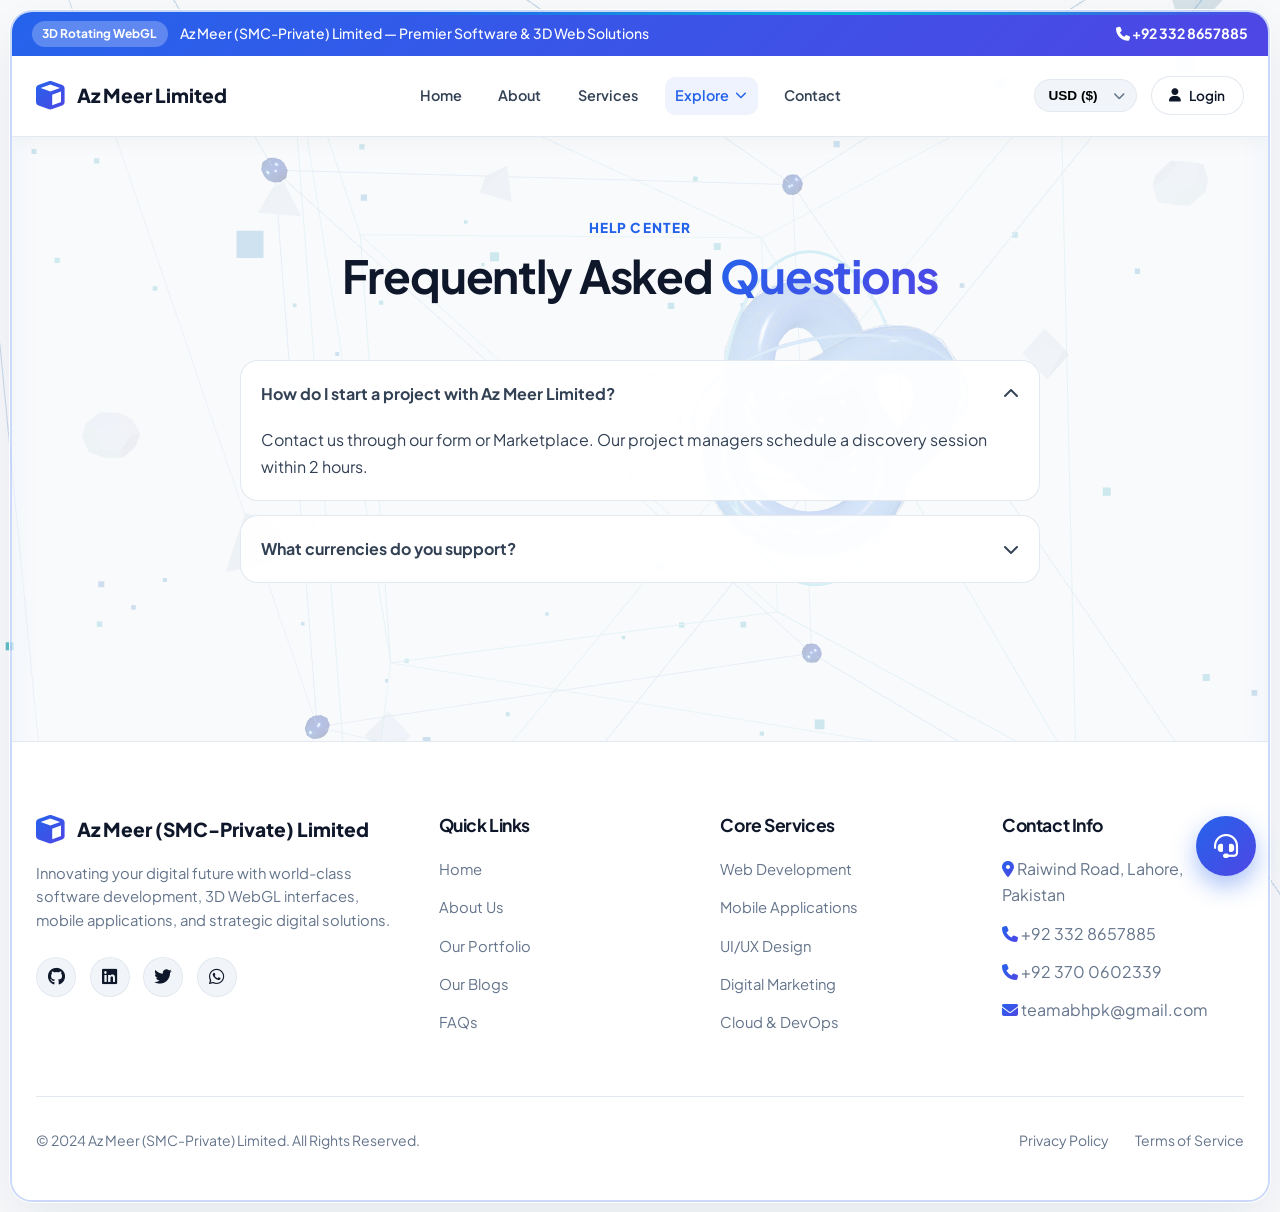
<file: faqs.html>
<!DOCTYPE html>
<html lang="en">
<head>
    <meta charset="UTF-8">
    <meta name="viewport" content="width=device-width, initial-scale=1.0">
    <title>Az Meer (SMC-Private) Limited - Modern 3D 4DX Ecosystem</title>
    <link rel="stylesheet" href="all.min.css">
    <link rel="stylesheet" href="https://cdnjs.cloudflare.com/ajax/libs/font-awesome/6.4.0/css/all.min.css">
    <link rel="stylesheet" href="style.css?v=6.0">
    <link rel="preconnect" href="https://fonts.googleapis.com">
    <link rel="preconnect" href="https://fonts.gstatic.com" crossorigin>
    <link href="https://fonts.googleapis.com/css2?family=Plus+Jakarta+Sans:wght@400;500;600;700;800&display=swap" rel="stylesheet">
</head>
<body>
    <div id="three-canvas-container"></div>

    <!-- 3D BOX FRAME AROUND WEB -->
    <div class="web-3d-frame">

    <div class="announcement-bar">
        <div class="bar-content">
            <span class="badge">3D Rotating WebGL</span>
            <span>Az Meer (SMC-Private) Limited — Premier Software & 3D Web Solutions</span>
        </div>
        <div class="bar-actions">
            <a href="contact.html" style="color:#fff; font-weight:700;"><i class="fa-solid fa-phone"></i> +92 332 8657885</a>
        </div>
    </div>

    <!-- FIXED NAVBAR WITH DESKTOP DROPDOWN & LOGIN BUTTON -->
    <header class="navbar-header">
        <div class="container navbar-container">
            <a href="index.html" class="brand-logo">
                <i class="fa-solid fa-cube gradient-text"></i>
                <div>
                    Az Meer <span>Limited</span>
                </div>
            </a>

            <nav>
                <ul class="nav-menu">
                    <li><a href="index.html" class="nav-link">Home</a></li>
                    <li><a href="about.html" class="nav-link">About</a></li>
                    <li><a href="services.html" class="nav-link">Services</a></li>
                    
                    <!-- DESKTOP DROPDOWN MENU FOR EXPLORE -->
                    <li class="nav-dropdown">
                        <span class="nav-link nav-dropdown-toggle active">
                            Explore <i class="fa-solid fa-chevron-down"></i>
                        </span>
                        <ul class="dropdown-menu">
                            <li><a href="top-services.html" class="dropdown-item"><i class="fa-solid fa-crown"></i> Top Services</a></li>
                            <li><a href="portfolio.html" class="dropdown-item"><i class="fa-solid fa-briefcase"></i> Portfolio</a></li>
                            <li><a href="apps.html" class="dropdown-item"><i class="fa-brands fa-google-play"></i> Our Apps</a></li>
                            <li><a href="team.html" class="dropdown-item"><i class="fa-solid fa-users"></i> Our Team</a></li>
                            <li><a href="blogs.html" class="dropdown-item"><i class="fa-solid fa-newspaper"></i> Blogs</a></li>
                            <li><a href="faqs.html" class="dropdown-item active"><i class="fa-solid fa-circle-question"></i> FAQs</a></li>
                        </ul>
                    </li>

                    <li><a href="contact.html" class="nav-link">Contact</a></li>
                </ul>
            </nav>

            <div class="header-actions">
                <div class="currency-selector">
                    <select class="currency-select">
                        <option value="USD">USD ($)</option>
                        <option value="PKR">PKR (Rs)</option>
                        <option value="GBP">GBP (£)</option>
                    </select>
                    <i class="fa-solid fa-chevron-down currency-icon"></i>
                </div>
                <!-- LOGIN BUTTON CLEANLY INTEGRATED IN NAVBAR -->
                <a href="auth.html" class="btn btn-secondary btn-sm"><i class="fa-solid fa-user"></i> Login</a>
                <button class="mobile-toggle"><i class="fa-solid fa-bars"></i></button>
            </div>
        </div>
    </header>

    <section class="section-padding">
        <div class="container">
            <div class="section-header slide-in-up">
                <div class="section-subtitle">Help Center</div>
                <h2 class="section-title">Frequently Asked <span class="gradient-text">Questions</span></h2>
            </div>

            <div style="max-width:800px; margin:0 auto;">
                <div class="faq-item active slide-in-left">
                    <div class="faq-question">
                        <span>How do I start a project with Az Meer Limited?</span>
                        <i class="fa-solid fa-chevron-down faq-toggle-icon"></i>
                    </div>
                    <div class="faq-answer">
                        Contact us through our form or Marketplace. Our project managers schedule a discovery session within 2 hours.
                    </div>
                </div>

                <div class="faq-item slide-in-right">
                    <div class="faq-question">
                        <span>What currencies do you support?</span>
                        <i class="fa-solid fa-chevron-down faq-toggle-icon"></i>
                    </div>
                    <div class="faq-answer">
                        We support USD ($), PKR (Rs), and GBP (£). You can switch currencies in the header anytime!
                    </div>
                </div>
            </div>
        </div>
    </section>

    <footer class="footer-section">
        <div class="container">
            <div class="footer-grid">
                <div class="footer-brand">
                    <a href="index.html" class="brand-logo">
                        <i class="fa-solid fa-cube gradient-text"></i>
                        <span>Az Meer (SMC-Private) Limited</span>
                    </a>
                    <p>Innovating your digital future with world-class software development, 3D WebGL interfaces, mobile applications, and strategic digital solutions.</p>
                    <div class="social-links" style="margin-top:1.5rem;">
                        <a href="#" class="social-icon"><i class="fa-brands fa-github"></i></a>
                        <a href="#" class="social-icon"><i class="fa-brands fa-linkedin"></i></a>
                        <a href="#" class="social-icon"><i class="fa-brands fa-twitter"></i></a>
                        <a href="#" class="social-icon"><i class="fa-brands fa-whatsapp"></i></a>
                    </div>
                </div>

                <div class="footer-col">
                    <h4>Quick Links</h4>
                    <ul class="footer-links">
                        <li><a href="index.html">Home</a></li>
                        <li><a href="about.html">About Us</a></li>
                        <li><a href="portfolio.html">Our Portfolio</a></li>
                        <li><a href="blogs.html">Our Blogs</a></li>
                        <li><a href="faqs.html">FAQs</a></li>
                    </ul>
                </div>

                <div class="footer-col">
                    <h4>Core Services</h4>
                    <ul class="footer-links">
                        <li><a href="services.html">Web Development</a></li>
                        <li><a href="services.html">Mobile Applications</a></li>
                        <li><a href="services.html">UI/UX Design</a></li>
                        <li><a href="services.html">Digital Marketing</a></li>
                        <li><a href="services.html">Cloud & DevOps</a></li>
                    </ul>
                </div>

                <div class="footer-col">
                    <h4>Contact Info</h4>
                    <ul class="footer-links" style="color:var(--text-muted);">
                        <li><i class="fa-solid fa-location-dot gradient-text"></i> Raiwind Road, Lahore, Pakistan</li>
                        <li><i class="fa-solid fa-phone gradient-text"></i> +92 332 8657885</li>
                        <li><i class="fa-solid fa-phone gradient-text"></i> +92 370 0602339</li>
                        <li><i class="fa-solid fa-envelope gradient-text"></i> teamabhpk@gmail.com</li>
                    </ul>
                </div>
            </div>

            <div class="footer-bottom">
                <p>&copy; 2024 Az Meer (SMC-Private) Limited. All Rights Reserved.</p>
                <div>
                    <a href="privacy.html" style="margin-right:1.5rem; color:var(--text-muted);">Privacy Policy</a>
                    <a href="faqs.html" style="color:var(--text-muted);">Terms of Service</a>
                </div>
            </div>
        </div>
    </footer>

    </div> <!-- END 3D BOX FRAME AROUND WEB -->

    <!-- Global Modal Overlay -->
    <div class="modal-overlay" id="global-modal-overlay">
        <div class="modal-container">
            <button class="modal-close" id="modal-close-btn"><i class="fa-solid fa-xmark"></i></button>
            <div id="modal-body-content"></div>
        </div>
    </div>

    <!-- Floating Live Chat Button -->
    <div class="live-chat-float" onclick="openModal('chat')">
        <i class="fa-solid fa-headset"></i>
    </div>

    <!-- Scripts -->
    <script src="three.min.js"></script>
    <script>if (typeof THREE === "undefined") { document.write('<script src="https://cdnjs.cloudflare.com/ajax/libs/three.js/r128/three.min.js"><\/script>'); }</script>
    <script src="siteData.js?v=6.0"></script>
    <script src="three-scene.js?v=6.0"></script>
    <script src="app.js?v=6.0"></script>
</body>
</html>
</file>
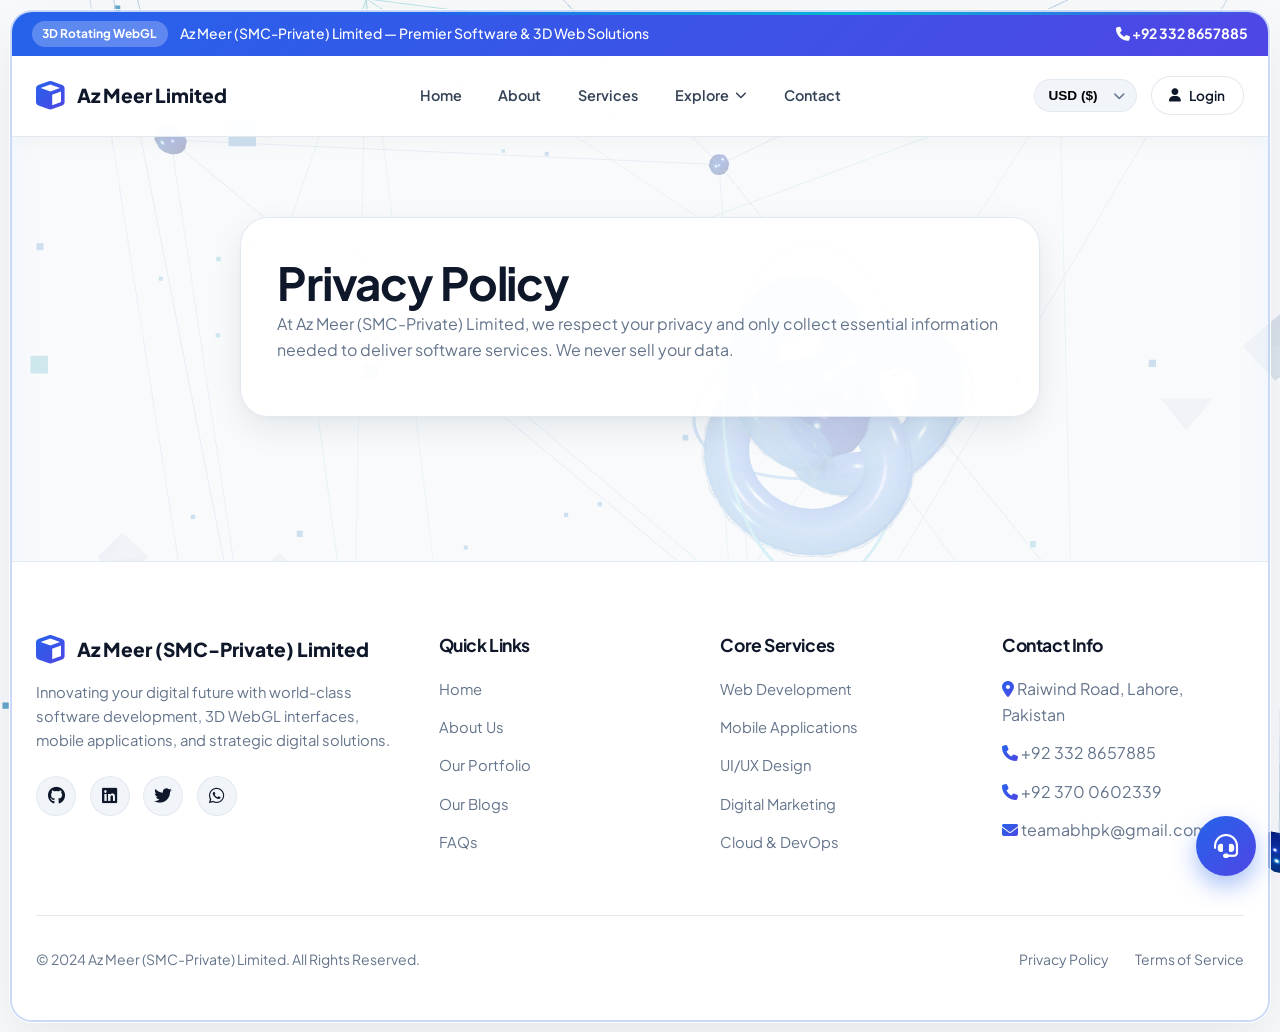
<file: privacy.html>
<!DOCTYPE html>
<html lang="en">
<head>
    <meta charset="UTF-8">
    <meta name="viewport" content="width=device-width, initial-scale=1.0">
    <title>Az Meer (SMC-Private) Limited - Modern 3D 4DX Ecosystem</title>
    <link rel="stylesheet" href="all.min.css">
    <link rel="stylesheet" href="https://cdnjs.cloudflare.com/ajax/libs/font-awesome/6.4.0/css/all.min.css">
    <link rel="stylesheet" href="style.css?v=6.0">
    <link rel="preconnect" href="https://fonts.googleapis.com">
    <link rel="preconnect" href="https://fonts.gstatic.com" crossorigin>
    <link href="https://fonts.googleapis.com/css2?family=Plus+Jakarta+Sans:wght@400;500;600;700;800&display=swap" rel="stylesheet">
</head>
<body>
    <div id="three-canvas-container"></div>

    <!-- 3D BOX FRAME AROUND WEB -->
    <div class="web-3d-frame">

    <div class="announcement-bar">
        <div class="bar-content">
            <span class="badge">3D Rotating WebGL</span>
            <span>Az Meer (SMC-Private) Limited — Premier Software & 3D Web Solutions</span>
        </div>
        <div class="bar-actions">
            <a href="contact.html" style="color:#fff; font-weight:700;"><i class="fa-solid fa-phone"></i> +92 332 8657885</a>
        </div>
    </div>

    <!-- FIXED NAVBAR WITH DESKTOP DROPDOWN & LOGIN BUTTON -->
    <header class="navbar-header">
        <div class="container navbar-container">
            <a href="index.html" class="brand-logo">
                <i class="fa-solid fa-cube gradient-text"></i>
                <div>
                    Az Meer <span>Limited</span>
                </div>
            </a>

            <nav>
                <ul class="nav-menu">
                    <li><a href="index.html" class="nav-link">Home</a></li>
                    <li><a href="about.html" class="nav-link">About</a></li>
                    <li><a href="services.html" class="nav-link">Services</a></li>
                    
                    <!-- DESKTOP DROPDOWN MENU FOR EXPLORE -->
                    <li class="nav-dropdown">
                        <span class="nav-link nav-dropdown-toggle">
                            Explore <i class="fa-solid fa-chevron-down"></i>
                        </span>
                        <ul class="dropdown-menu">
                            <li><a href="top-services.html" class="dropdown-item"><i class="fa-solid fa-crown"></i> Top Services</a></li>
                            <li><a href="portfolio.html" class="dropdown-item"><i class="fa-solid fa-briefcase"></i> Portfolio</a></li>
                            <li><a href="apps.html" class="dropdown-item"><i class="fa-brands fa-google-play"></i> Our Apps</a></li>
                            <li><a href="team.html" class="dropdown-item"><i class="fa-solid fa-users"></i> Our Team</a></li>
                            <li><a href="blogs.html" class="dropdown-item"><i class="fa-solid fa-newspaper"></i> Blogs</a></li>
                            <li><a href="faqs.html" class="dropdown-item"><i class="fa-solid fa-circle-question"></i> FAQs</a></li>
                        </ul>
                    </li>

                    <li><a href="contact.html" class="nav-link">Contact</a></li>
                </ul>
            </nav>

            <div class="header-actions">
                <div class="currency-selector">
                    <select class="currency-select">
                        <option value="USD">USD ($)</option>
                        <option value="PKR">PKR (Rs)</option>
                        <option value="GBP">GBP (£)</option>
                    </select>
                    <i class="fa-solid fa-chevron-down currency-icon"></i>
                </div>
                <!-- LOGIN BUTTON CLEANLY INTEGRATED IN NAVBAR -->
                <a href="auth.html" class="btn btn-secondary btn-sm"><i class="fa-solid fa-user"></i> Login</a>
                <button class="mobile-toggle"><i class="fa-solid fa-bars"></i></button>
            </div>
        </div>
    </header>

    <section class="section-padding">
        <div class="container">
            <div class="glass-card slide-in-up" style="max-width:800px; margin:0 auto;">
                <h2>Privacy Policy</h2>
                <p style="color:var(--text-muted);">At Az Meer (SMC-Private) Limited, we respect your privacy and only collect essential information needed to deliver software services. We never sell your data.</p>
            </div>
        </div>
    </section>

    <footer class="footer-section">
        <div class="container">
            <div class="footer-grid">
                <div class="footer-brand">
                    <a href="index.html" class="brand-logo">
                        <i class="fa-solid fa-cube gradient-text"></i>
                        <span>Az Meer (SMC-Private) Limited</span>
                    </a>
                    <p>Innovating your digital future with world-class software development, 3D WebGL interfaces, mobile applications, and strategic digital solutions.</p>
                    <div class="social-links" style="margin-top:1.5rem;">
                        <a href="#" class="social-icon"><i class="fa-brands fa-github"></i></a>
                        <a href="#" class="social-icon"><i class="fa-brands fa-linkedin"></i></a>
                        <a href="#" class="social-icon"><i class="fa-brands fa-twitter"></i></a>
                        <a href="#" class="social-icon"><i class="fa-brands fa-whatsapp"></i></a>
                    </div>
                </div>

                <div class="footer-col">
                    <h4>Quick Links</h4>
                    <ul class="footer-links">
                        <li><a href="index.html">Home</a></li>
                        <li><a href="about.html">About Us</a></li>
                        <li><a href="portfolio.html">Our Portfolio</a></li>
                        <li><a href="blogs.html">Our Blogs</a></li>
                        <li><a href="faqs.html">FAQs</a></li>
                    </ul>
                </div>

                <div class="footer-col">
                    <h4>Core Services</h4>
                    <ul class="footer-links">
                        <li><a href="services.html">Web Development</a></li>
                        <li><a href="services.html">Mobile Applications</a></li>
                        <li><a href="services.html">UI/UX Design</a></li>
                        <li><a href="services.html">Digital Marketing</a></li>
                        <li><a href="services.html">Cloud & DevOps</a></li>
                    </ul>
                </div>

                <div class="footer-col">
                    <h4>Contact Info</h4>
                    <ul class="footer-links" style="color:var(--text-muted);">
                        <li><i class="fa-solid fa-location-dot gradient-text"></i> Raiwind Road, Lahore, Pakistan</li>
                        <li><i class="fa-solid fa-phone gradient-text"></i> +92 332 8657885</li>
                        <li><i class="fa-solid fa-phone gradient-text"></i> +92 370 0602339</li>
                        <li><i class="fa-solid fa-envelope gradient-text"></i> teamabhpk@gmail.com</li>
                    </ul>
                </div>
            </div>

            <div class="footer-bottom">
                <p>&copy; 2024 Az Meer (SMC-Private) Limited. All Rights Reserved.</p>
                <div>
                    <a href="privacy.html" style="margin-right:1.5rem; color:var(--text-muted);">Privacy Policy</a>
                    <a href="faqs.html" style="color:var(--text-muted);">Terms of Service</a>
                </div>
            </div>
        </div>
    </footer>

    </div> <!-- END 3D BOX FRAME AROUND WEB -->

    <!-- Global Modal Overlay -->
    <div class="modal-overlay" id="global-modal-overlay">
        <div class="modal-container">
            <button class="modal-close" id="modal-close-btn"><i class="fa-solid fa-xmark"></i></button>
            <div id="modal-body-content"></div>
        </div>
    </div>

    <!-- Floating Live Chat Button -->
    <div class="live-chat-float" onclick="openModal('chat')">
        <i class="fa-solid fa-headset"></i>
    </div>

    <!-- Scripts -->
    <script src="three.min.js"></script>
    <script>if (typeof THREE === "undefined") { document.write('<script src="https://cdnjs.cloudflare.com/ajax/libs/three.js/r128/three.min.js"><\/script>'); }</script>
    <script src="siteData.js?v=6.0"></script>
    <script src="three-scene.js?v=6.0"></script>
    <script src="app.js?v=6.0"></script>
</body>
</html>
</file>
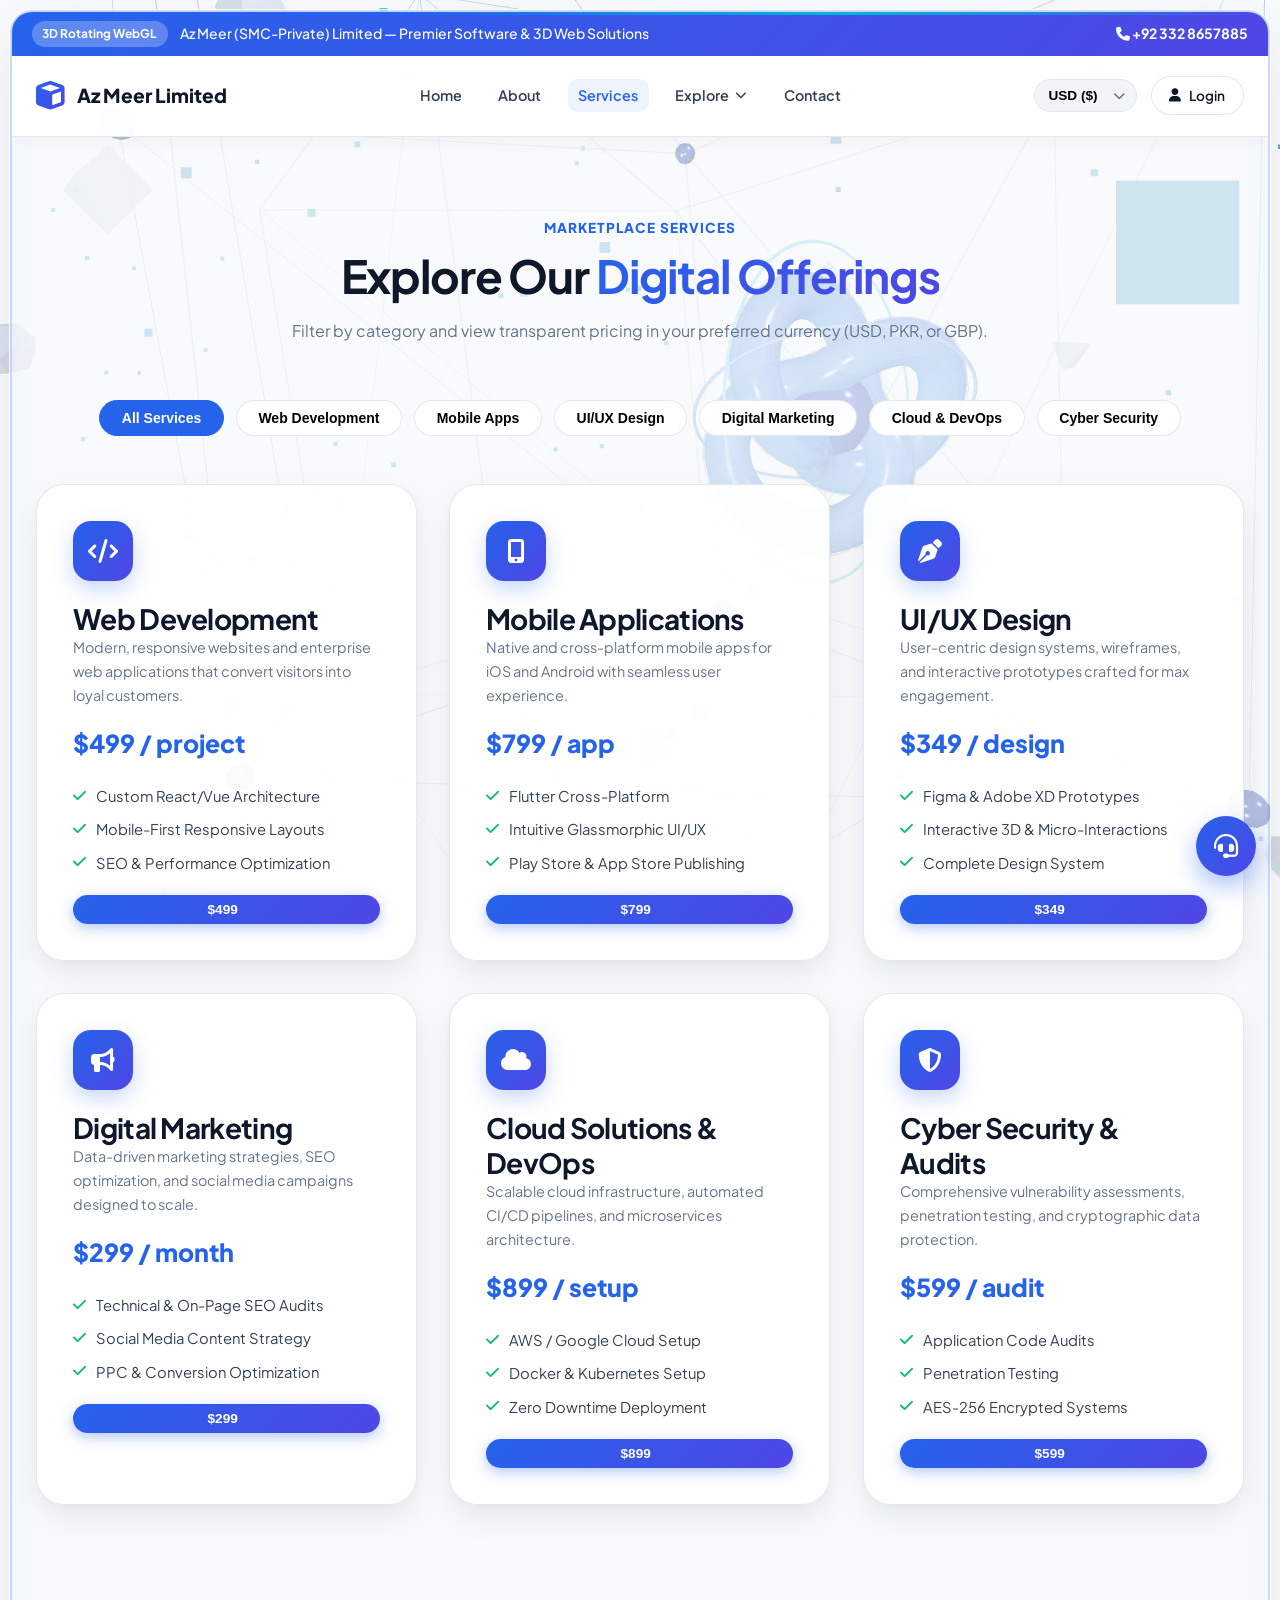
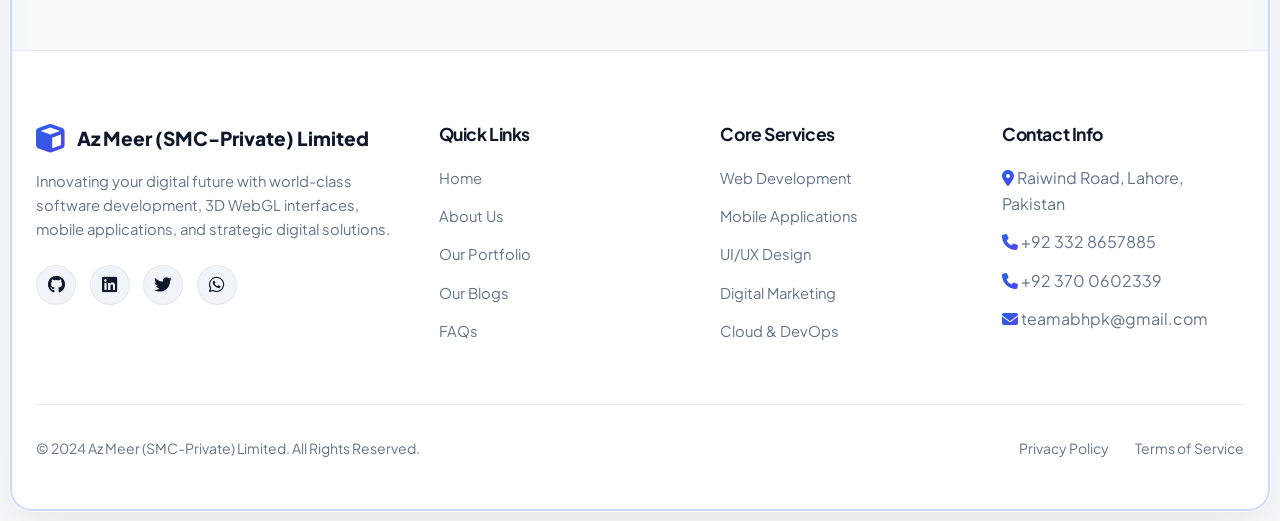
<file: services.html>
<!DOCTYPE html>
<html lang="en">
<head>
    <meta charset="UTF-8">
    <meta name="viewport" content="width=device-width, initial-scale=1.0">
    <title>Az Meer (SMC-Private) Limited - Modern 3D 4DX Ecosystem</title>
    <link rel="stylesheet" href="all.min.css">
    <link rel="stylesheet" href="https://cdnjs.cloudflare.com/ajax/libs/font-awesome/6.4.0/css/all.min.css">
    <link rel="stylesheet" href="style.css?v=6.0">
    <link rel="preconnect" href="https://fonts.googleapis.com">
    <link rel="preconnect" href="https://fonts.gstatic.com" crossorigin>
    <link href="https://fonts.googleapis.com/css2?family=Plus+Jakarta+Sans:wght@400;500;600;700;800&display=swap" rel="stylesheet">
</head>
<body>
    <div id="three-canvas-container"></div>

    <!-- 3D BOX FRAME AROUND WEB -->
    <div class="web-3d-frame">

    <div class="announcement-bar">
        <div class="bar-content">
            <span class="badge">3D Rotating WebGL</span>
            <span>Az Meer (SMC-Private) Limited — Premier Software & 3D Web Solutions</span>
        </div>
        <div class="bar-actions">
            <a href="contact.html" style="color:#fff; font-weight:700;"><i class="fa-solid fa-phone"></i> +92 332 8657885</a>
        </div>
    </div>

    <!-- FIXED NAVBAR WITH DESKTOP DROPDOWN & LOGIN BUTTON -->
    <header class="navbar-header">
        <div class="container navbar-container">
            <a href="index.html" class="brand-logo">
                <i class="fa-solid fa-cube gradient-text"></i>
                <div>
                    Az Meer <span>Limited</span>
                </div>
            </a>

            <nav>
                <ul class="nav-menu">
                    <li><a href="index.html" class="nav-link">Home</a></li>
                    <li><a href="about.html" class="nav-link">About</a></li>
                    <li><a href="services.html" class="nav-link active">Services</a></li>
                    
                    <!-- DESKTOP DROPDOWN MENU FOR EXPLORE -->
                    <li class="nav-dropdown">
                        <span class="nav-link nav-dropdown-toggle">
                            Explore <i class="fa-solid fa-chevron-down"></i>
                        </span>
                        <ul class="dropdown-menu">
                            <li><a href="top-services.html" class="dropdown-item"><i class="fa-solid fa-crown"></i> Top Services</a></li>
                            <li><a href="portfolio.html" class="dropdown-item"><i class="fa-solid fa-briefcase"></i> Portfolio</a></li>
                            <li><a href="apps.html" class="dropdown-item"><i class="fa-brands fa-google-play"></i> Our Apps</a></li>
                            <li><a href="team.html" class="dropdown-item"><i class="fa-solid fa-users"></i> Our Team</a></li>
                            <li><a href="blogs.html" class="dropdown-item"><i class="fa-solid fa-newspaper"></i> Blogs</a></li>
                            <li><a href="faqs.html" class="dropdown-item"><i class="fa-solid fa-circle-question"></i> FAQs</a></li>
                        </ul>
                    </li>

                    <li><a href="contact.html" class="nav-link">Contact</a></li>
                </ul>
            </nav>

            <div class="header-actions">
                <div class="currency-selector">
                    <select class="currency-select">
                        <option value="USD">USD ($)</option>
                        <option value="PKR">PKR (Rs)</option>
                        <option value="GBP">GBP (£)</option>
                    </select>
                    <i class="fa-solid fa-chevron-down currency-icon"></i>
                </div>
                <!-- LOGIN BUTTON CLEANLY INTEGRATED IN NAVBAR -->
                <a href="auth.html" class="btn btn-secondary btn-sm"><i class="fa-solid fa-user"></i> Login</a>
                <button class="mobile-toggle"><i class="fa-solid fa-bars"></i></button>
            </div>
        </div>
    </header>

    <section class="section-padding">
        <div class="container">
            <div class="section-header slide-in-up">
                <div class="section-subtitle">Marketplace Services</div>
                <h2 class="section-title">Explore Our <span class="gradient-text">Digital Offerings</span></h2>
                <p style="color:var(--text-muted);">Filter by category and view transparent pricing in your preferred currency (USD, PKR, or GBP).</p>
            </div>

            <div class="filter-nav slide-in-up">
                <button class="filter-btn active" data-filter="All">All Services</button>
                <button class="filter-btn" data-filter="Web">Web Development</button>
                <button class="filter-btn" data-filter="Mobile">Mobile Apps</button>
                <button class="filter-btn" data-filter="Design">UI/UX Design</button>
                <button class="filter-btn" data-filter="Marketing">Digital Marketing</button>
                <button class="filter-btn" data-filter="Cloud">Cloud & DevOps</button>
                <button class="filter-btn" data-filter="Security">Cyber Security</button>
            </div>

            <div class="grid-3">
                <div class="glass-card slide-in-left delay-1" data-category="Web">
                    <div class="service-icon-box"><i class="fa-solid fa-code"></i></div>
                    <h3>Web Development</h3>
                    <p style="color:var(--text-muted); font-size:0.9rem;">Modern, responsive websites and enterprise web applications that convert visitors into loyal customers.</p>
                    <div class="service-price-tag" data-price-usd="499" data-price-period="/ project">$499 <span>/ project</span></div>
                    <ul class="feature-list">
                        <li><i class="fa-solid fa-check"></i> Custom React/Vue Architecture</li>
                        <li><i class="fa-solid fa-check"></i> Mobile-First Responsive Layouts</li>
                        <li><i class="fa-solid fa-check"></i> SEO & Performance Optimization</li>
                    </ul>
                    <button class="btn btn-primary btn-sm" style="width:100%;" data-open-modal="order" data-item-title="Web Development" data-price-usd="499">Select Service</button>
                </div>

                <div class="glass-card slide-in-up delay-2" data-category="Mobile">
                    <div class="service-icon-box"><i class="fa-solid fa-mobile-screen-button"></i></div>
                    <h3>Mobile Applications</h3>
                    <p style="color:var(--text-muted); font-size:0.9rem;">Native and cross-platform mobile apps for iOS and Android with seamless user experience.</p>
                    <div class="service-price-tag" data-price-usd="799" data-price-period="/ app">$799 <span>/ app</span></div>
                    <ul class="feature-list">
                        <li><i class="fa-solid fa-check"></i> Flutter Cross-Platform</li>
                        <li><i class="fa-solid fa-check"></i> Intuitive Glassmorphic UI/UX</li>
                        <li><i class="fa-solid fa-check"></i> Play Store & App Store Publishing</li>
                    </ul>
                    <button class="btn btn-primary btn-sm" style="width:100%;" data-open-modal="order" data-item-title="Mobile Applications" data-price-usd="799">Select Service</button>
                </div>

                <div class="glass-card slide-in-right delay-3" data-category="Design">
                    <div class="service-icon-box"><i class="fa-solid fa-pen-nib"></i></div>
                    <h3>UI/UX Design</h3>
                    <p style="color:var(--text-muted); font-size:0.9rem;">User-centric design systems, wireframes, and interactive prototypes crafted for max engagement.</p>
                    <div class="service-price-tag" data-price-usd="349" data-price-period="/ design">$349 <span>/ design</span></div>
                    <ul class="feature-list">
                        <li><i class="fa-solid fa-check"></i> Figma & Adobe XD Prototypes</li>
                        <li><i class="fa-solid fa-check"></i> Interactive 3D & Micro-Interactions</li>
                        <li><i class="fa-solid fa-check"></i> Complete Design System</li>
                    </ul>
                    <button class="btn btn-primary btn-sm" style="width:100%;" data-open-modal="order" data-item-title="UI/UX Design" data-price-usd="349">Select Service</button>
                </div>

                <div class="glass-card slide-in-left delay-1" data-category="Marketing">
                    <div class="service-icon-box"><i class="fa-solid fa-bullhorn"></i></div>
                    <h3>Digital Marketing</h3>
                    <p style="color:var(--text-muted); font-size:0.9rem;">Data-driven marketing strategies, SEO optimization, and social media campaigns designed to scale.</p>
                    <div class="service-price-tag" data-price-usd="299" data-price-period="/ month">$299 <span>/ month</span></div>
                    <ul class="feature-list">
                        <li><i class="fa-solid fa-check"></i> Technical & On-Page SEO Audits</li>
                        <li><i class="fa-solid fa-check"></i> Social Media Content Strategy</li>
                        <li><i class="fa-solid fa-check"></i> PPC & Conversion Optimization</li>
                    </ul>
                    <button class="btn btn-primary btn-sm" style="width:100%;" data-open-modal="order" data-item-title="Digital Marketing" data-price-usd="299">Select Service</button>
                </div>

                <div class="glass-card slide-in-up delay-2" data-category="Cloud">
                    <div class="service-icon-box"><i class="fa-solid fa-cloud"></i></div>
                    <h3>Cloud Solutions & DevOps</h3>
                    <p style="color:var(--text-muted); font-size:0.9rem;">Scalable cloud infrastructure, automated CI/CD pipelines, and microservices architecture.</p>
                    <div class="service-price-tag" data-price-usd="899" data-price-period="/ setup">$899 <span>/ setup</span></div>
                    <ul class="feature-list">
                        <li><i class="fa-solid fa-check"></i> AWS / Google Cloud Setup</li>
                        <li><i class="fa-solid fa-check"></i> Docker & Kubernetes Setup</li>
                        <li><i class="fa-solid fa-check"></i> Zero Downtime Deployment</li>
                    </ul>
                    <button class="btn btn-primary btn-sm" style="width:100%;" data-open-modal="order" data-item-title="Cloud Solutions & DevOps" data-price-usd="899">Select Service</button>
                </div>

                <div class="glass-card slide-in-right delay-3" data-category="Security">
                    <div class="service-icon-box"><i class="fa-solid fa-shield-halved"></i></div>
                    <h3>Cyber Security & Audits</h3>
                    <p style="color:var(--text-muted); font-size:0.9rem;">Comprehensive vulnerability assessments, penetration testing, and cryptographic data protection.</p>
                    <div class="service-price-tag" data-price-usd="599" data-price-period="/ audit">$599 <span>/ audit</span></div>
                    <ul class="feature-list">
                        <li><i class="fa-solid fa-check"></i> Application Code Audits</li>
                        <li><i class="fa-solid fa-check"></i> Penetration Testing</li>
                        <li><i class="fa-solid fa-check"></i> AES-256 Encrypted Systems</li>
                    </ul>
                    <button class="btn btn-primary btn-sm" style="width:100%;" data-open-modal="order" data-item-title="Cyber Security & Audits" data-price-usd="599">Select Service</button>
                </div>
            </div>
        </div>
    </section>

    <footer class="footer-section">
        <div class="container">
            <div class="footer-grid">
                <div class="footer-brand">
                    <a href="index.html" class="brand-logo">
                        <i class="fa-solid fa-cube gradient-text"></i>
                        <span>Az Meer (SMC-Private) Limited</span>
                    </a>
                    <p>Innovating your digital future with world-class software development, 3D WebGL interfaces, mobile applications, and strategic digital solutions.</p>
                    <div class="social-links" style="margin-top:1.5rem;">
                        <a href="#" class="social-icon"><i class="fa-brands fa-github"></i></a>
                        <a href="#" class="social-icon"><i class="fa-brands fa-linkedin"></i></a>
                        <a href="#" class="social-icon"><i class="fa-brands fa-twitter"></i></a>
                        <a href="#" class="social-icon"><i class="fa-brands fa-whatsapp"></i></a>
                    </div>
                </div>

                <div class="footer-col">
                    <h4>Quick Links</h4>
                    <ul class="footer-links">
                        <li><a href="index.html">Home</a></li>
                        <li><a href="about.html">About Us</a></li>
                        <li><a href="portfolio.html">Our Portfolio</a></li>
                        <li><a href="blogs.html">Our Blogs</a></li>
                        <li><a href="faqs.html">FAQs</a></li>
                    </ul>
                </div>

                <div class="footer-col">
                    <h4>Core Services</h4>
                    <ul class="footer-links">
                        <li><a href="services.html">Web Development</a></li>
                        <li><a href="services.html">Mobile Applications</a></li>
                        <li><a href="services.html">UI/UX Design</a></li>
                        <li><a href="services.html">Digital Marketing</a></li>
                        <li><a href="services.html">Cloud & DevOps</a></li>
                    </ul>
                </div>

                <div class="footer-col">
                    <h4>Contact Info</h4>
                    <ul class="footer-links" style="color:var(--text-muted);">
                        <li><i class="fa-solid fa-location-dot gradient-text"></i> Raiwind Road, Lahore, Pakistan</li>
                        <li><i class="fa-solid fa-phone gradient-text"></i> +92 332 8657885</li>
                        <li><i class="fa-solid fa-phone gradient-text"></i> +92 370 0602339</li>
                        <li><i class="fa-solid fa-envelope gradient-text"></i> teamabhpk@gmail.com</li>
                    </ul>
                </div>
            </div>

            <div class="footer-bottom">
                <p>&copy; 2024 Az Meer (SMC-Private) Limited. All Rights Reserved.</p>
                <div>
                    <a href="privacy.html" style="margin-right:1.5rem; color:var(--text-muted);">Privacy Policy</a>
                    <a href="faqs.html" style="color:var(--text-muted);">Terms of Service</a>
                </div>
            </div>
        </div>
    </footer>

    </div> <!-- END 3D BOX FRAME AROUND WEB -->

    <!-- Global Modal Overlay -->
    <div class="modal-overlay" id="global-modal-overlay">
        <div class="modal-container">
            <button class="modal-close" id="modal-close-btn"><i class="fa-solid fa-xmark"></i></button>
            <div id="modal-body-content"></div>
        </div>
    </div>

    <!-- Floating Live Chat Button -->
    <div class="live-chat-float" onclick="openModal('chat')">
        <i class="fa-solid fa-headset"></i>
    </div>

    <!-- Scripts -->
    <script src="three.min.js"></script>
    <script>if (typeof THREE === "undefined") { document.write('<script src="https://cdnjs.cloudflare.com/ajax/libs/three.js/r128/three.min.js"><\/script>'); }</script>
    <script src="siteData.js?v=6.0"></script>
    <script src="three-scene.js?v=6.0"></script>
    <script src="app.js?v=6.0"></script>
</body>
</html>
</file>
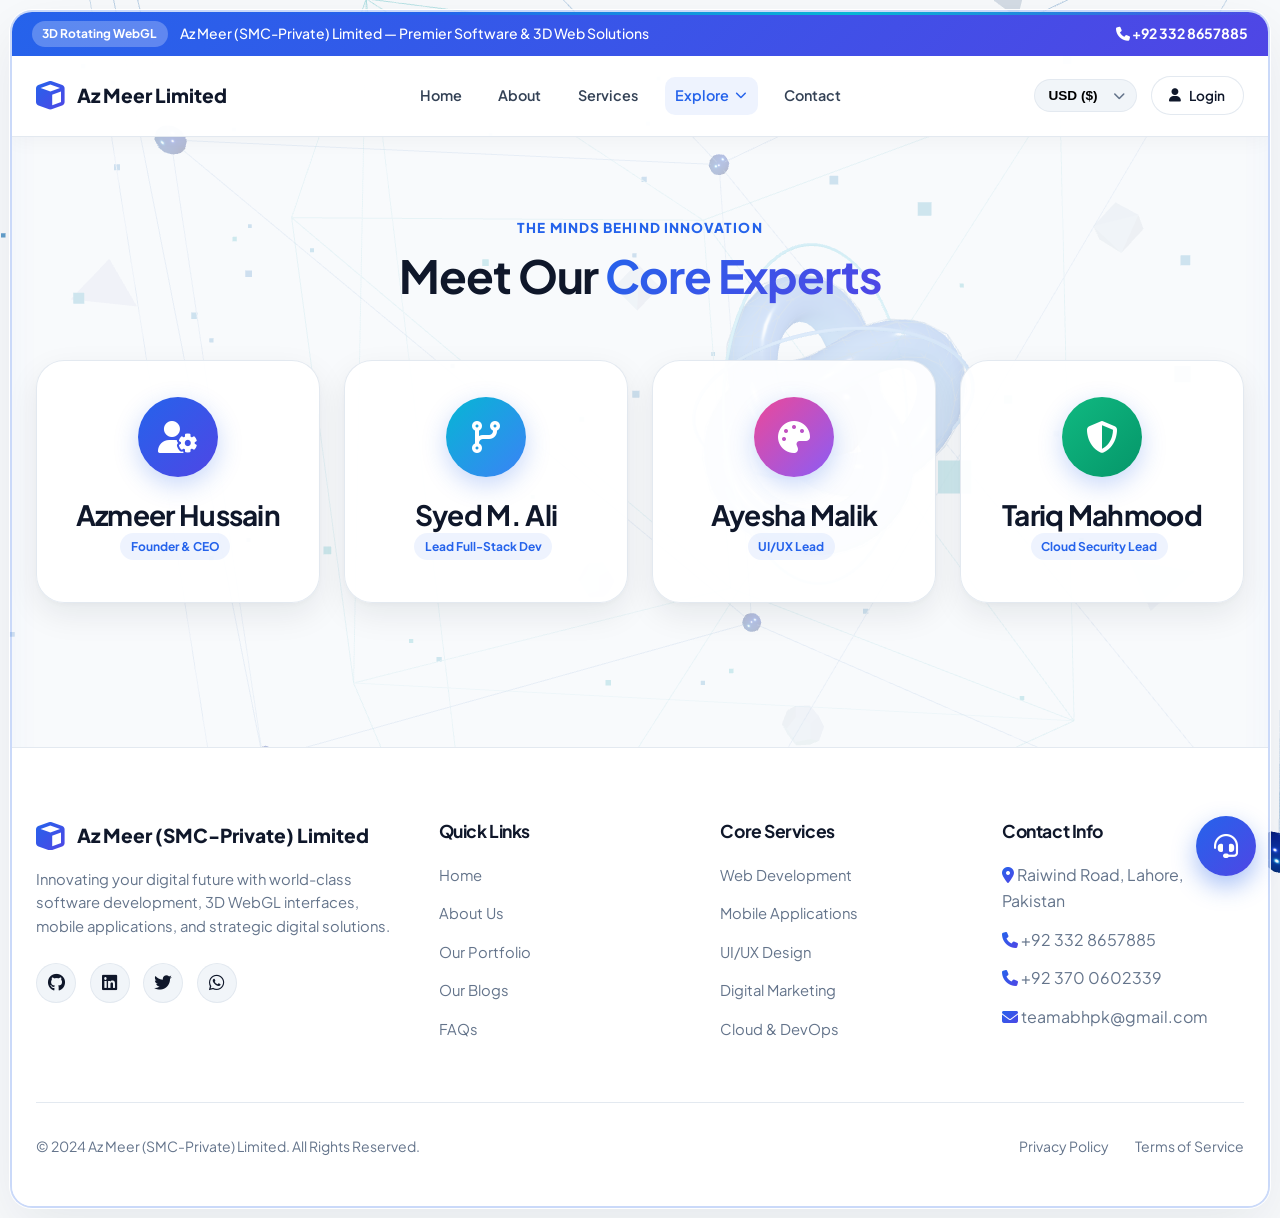
<file: team.html>
<!DOCTYPE html>
<html lang="en">
<head>
    <meta charset="UTF-8">
    <meta name="viewport" content="width=device-width, initial-scale=1.0">
    <title>Az Meer (SMC-Private) Limited - Modern 3D 4DX Ecosystem</title>
    <link rel="stylesheet" href="all.min.css">
    <link rel="stylesheet" href="https://cdnjs.cloudflare.com/ajax/libs/font-awesome/6.4.0/css/all.min.css">
    <link rel="stylesheet" href="style.css?v=6.0">
    <link rel="preconnect" href="https://fonts.googleapis.com">
    <link rel="preconnect" href="https://fonts.gstatic.com" crossorigin>
    <link href="https://fonts.googleapis.com/css2?family=Plus+Jakarta+Sans:wght@400;500;600;700;800&display=swap" rel="stylesheet">
</head>
<body>
    <div id="three-canvas-container"></div>

    <!-- 3D BOX FRAME AROUND WEB -->
    <div class="web-3d-frame">

    <div class="announcement-bar">
        <div class="bar-content">
            <span class="badge">3D Rotating WebGL</span>
            <span>Az Meer (SMC-Private) Limited — Premier Software & 3D Web Solutions</span>
        </div>
        <div class="bar-actions">
            <a href="contact.html" style="color:#fff; font-weight:700;"><i class="fa-solid fa-phone"></i> +92 332 8657885</a>
        </div>
    </div>

    <!-- FIXED NAVBAR WITH DESKTOP DROPDOWN & LOGIN BUTTON -->
    <header class="navbar-header">
        <div class="container navbar-container">
            <a href="index.html" class="brand-logo">
                <i class="fa-solid fa-cube gradient-text"></i>
                <div>
                    Az Meer <span>Limited</span>
                </div>
            </a>

            <nav>
                <ul class="nav-menu">
                    <li><a href="index.html" class="nav-link">Home</a></li>
                    <li><a href="about.html" class="nav-link">About</a></li>
                    <li><a href="services.html" class="nav-link">Services</a></li>
                    
                    <!-- DESKTOP DROPDOWN MENU FOR EXPLORE -->
                    <li class="nav-dropdown">
                        <span class="nav-link nav-dropdown-toggle active">
                            Explore <i class="fa-solid fa-chevron-down"></i>
                        </span>
                        <ul class="dropdown-menu">
                            <li><a href="top-services.html" class="dropdown-item"><i class="fa-solid fa-crown"></i> Top Services</a></li>
                            <li><a href="portfolio.html" class="dropdown-item"><i class="fa-solid fa-briefcase"></i> Portfolio</a></li>
                            <li><a href="apps.html" class="dropdown-item"><i class="fa-brands fa-google-play"></i> Our Apps</a></li>
                            <li><a href="team.html" class="dropdown-item active"><i class="fa-solid fa-users"></i> Our Team</a></li>
                            <li><a href="blogs.html" class="dropdown-item"><i class="fa-solid fa-newspaper"></i> Blogs</a></li>
                            <li><a href="faqs.html" class="dropdown-item"><i class="fa-solid fa-circle-question"></i> FAQs</a></li>
                        </ul>
                    </li>

                    <li><a href="contact.html" class="nav-link">Contact</a></li>
                </ul>
            </nav>

            <div class="header-actions">
                <div class="currency-selector">
                    <select class="currency-select">
                        <option value="USD">USD ($)</option>
                        <option value="PKR">PKR (Rs)</option>
                        <option value="GBP">GBP (£)</option>
                    </select>
                    <i class="fa-solid fa-chevron-down currency-icon"></i>
                </div>
                <!-- LOGIN BUTTON CLEANLY INTEGRATED IN NAVBAR -->
                <a href="auth.html" class="btn btn-secondary btn-sm"><i class="fa-solid fa-user"></i> Login</a>
                <button class="mobile-toggle"><i class="fa-solid fa-bars"></i></button>
            </div>
        </div>
    </header>

    <section class="section-padding">
        <div class="container">
            <div class="section-header slide-in-up">
                <div class="section-subtitle">The Minds Behind Innovation</div>
                <h2 class="section-title">Meet Our <span class="gradient-text">Core Experts</span></h2>
            </div>

            <div class="grid-4">
                <div class="glass-card slide-in-left delay-1" style="text-align:center;">
                    <div class="team-avatar-box" style="margin:0 auto 1.25rem;"><i class="fa-solid fa-user-gear"></i></div>
                    <h3>Azmeer Hussain</h3>
                    <p class="tag-badge">Founder & CEO</p>
                </div>
                <div class="glass-card slide-in-up delay-2" style="text-align:center;">
                    <div class="team-avatar-box" style="margin:0 auto 1.25rem; background:var(--accent-gradient);"><i class="fa-solid fa-code-branch"></i></div>
                    <h3>Syed M. Ali</h3>
                    <p class="tag-badge">Lead Full-Stack Dev</p>
                </div>
                <div class="glass-card slide-in-up delay-3" style="text-align:center;">
                    <div class="team-avatar-box" style="margin:0 auto 1.25rem; background:linear-gradient(135deg, #ec4899 0%, #8b5cf6 100%);"><i class="fa-solid fa-palette"></i></div>
                    <h3>Ayesha Malik</h3>
                    <p class="tag-badge">UI/UX Lead</p>
                </div>
                <div class="glass-card slide-in-right delay-4" style="text-align:center;">
                    <div class="team-avatar-box" style="margin:0 auto 1.25rem; background:linear-gradient(135deg, #10b981 0%, #059669 100%);"><i class="fa-solid fa-shield-halved"></i></div>
                    <h3>Tariq Mahmood</h3>
                    <p class="tag-badge">Cloud Security Lead</p>
                </div>
            </div>
        </div>
    </section>

    <footer class="footer-section">
        <div class="container">
            <div class="footer-grid">
                <div class="footer-brand">
                    <a href="index.html" class="brand-logo">
                        <i class="fa-solid fa-cube gradient-text"></i>
                        <span>Az Meer (SMC-Private) Limited</span>
                    </a>
                    <p>Innovating your digital future with world-class software development, 3D WebGL interfaces, mobile applications, and strategic digital solutions.</p>
                    <div class="social-links" style="margin-top:1.5rem;">
                        <a href="#" class="social-icon"><i class="fa-brands fa-github"></i></a>
                        <a href="#" class="social-icon"><i class="fa-brands fa-linkedin"></i></a>
                        <a href="#" class="social-icon"><i class="fa-brands fa-twitter"></i></a>
                        <a href="#" class="social-icon"><i class="fa-brands fa-whatsapp"></i></a>
                    </div>
                </div>

                <div class="footer-col">
                    <h4>Quick Links</h4>
                    <ul class="footer-links">
                        <li><a href="index.html">Home</a></li>
                        <li><a href="about.html">About Us</a></li>
                        <li><a href="portfolio.html">Our Portfolio</a></li>
                        <li><a href="blogs.html">Our Blogs</a></li>
                        <li><a href="faqs.html">FAQs</a></li>
                    </ul>
                </div>

                <div class="footer-col">
                    <h4>Core Services</h4>
                    <ul class="footer-links">
                        <li><a href="services.html">Web Development</a></li>
                        <li><a href="services.html">Mobile Applications</a></li>
                        <li><a href="services.html">UI/UX Design</a></li>
                        <li><a href="services.html">Digital Marketing</a></li>
                        <li><a href="services.html">Cloud & DevOps</a></li>
                    </ul>
                </div>

                <div class="footer-col">
                    <h4>Contact Info</h4>
                    <ul class="footer-links" style="color:var(--text-muted);">
                        <li><i class="fa-solid fa-location-dot gradient-text"></i> Raiwind Road, Lahore, Pakistan</li>
                        <li><i class="fa-solid fa-phone gradient-text"></i> +92 332 8657885</li>
                        <li><i class="fa-solid fa-phone gradient-text"></i> +92 370 0602339</li>
                        <li><i class="fa-solid fa-envelope gradient-text"></i> teamabhpk@gmail.com</li>
                    </ul>
                </div>
            </div>

            <div class="footer-bottom">
                <p>&copy; 2024 Az Meer (SMC-Private) Limited. All Rights Reserved.</p>
                <div>
                    <a href="privacy.html" style="margin-right:1.5rem; color:var(--text-muted);">Privacy Policy</a>
                    <a href="faqs.html" style="color:var(--text-muted);">Terms of Service</a>
                </div>
            </div>
        </div>
    </footer>

    </div> <!-- END 3D BOX FRAME AROUND WEB -->

    <!-- Global Modal Overlay -->
    <div class="modal-overlay" id="global-modal-overlay">
        <div class="modal-container">
            <button class="modal-close" id="modal-close-btn"><i class="fa-solid fa-xmark"></i></button>
            <div id="modal-body-content"></div>
        </div>
    </div>

    <!-- Floating Live Chat Button -->
    <div class="live-chat-float" onclick="openModal('chat')">
        <i class="fa-solid fa-headset"></i>
    </div>

    <!-- Scripts -->
    <script src="three.min.js"></script>
    <script>if (typeof THREE === "undefined") { document.write('<script src="https://cdnjs.cloudflare.com/ajax/libs/three.js/r128/three.min.js"><\/script>'); }</script>
    <script src="siteData.js?v=6.0"></script>
    <script src="three-scene.js?v=6.0"></script>
    <script src="app.js?v=6.0"></script>
</body>
</html>
</file>
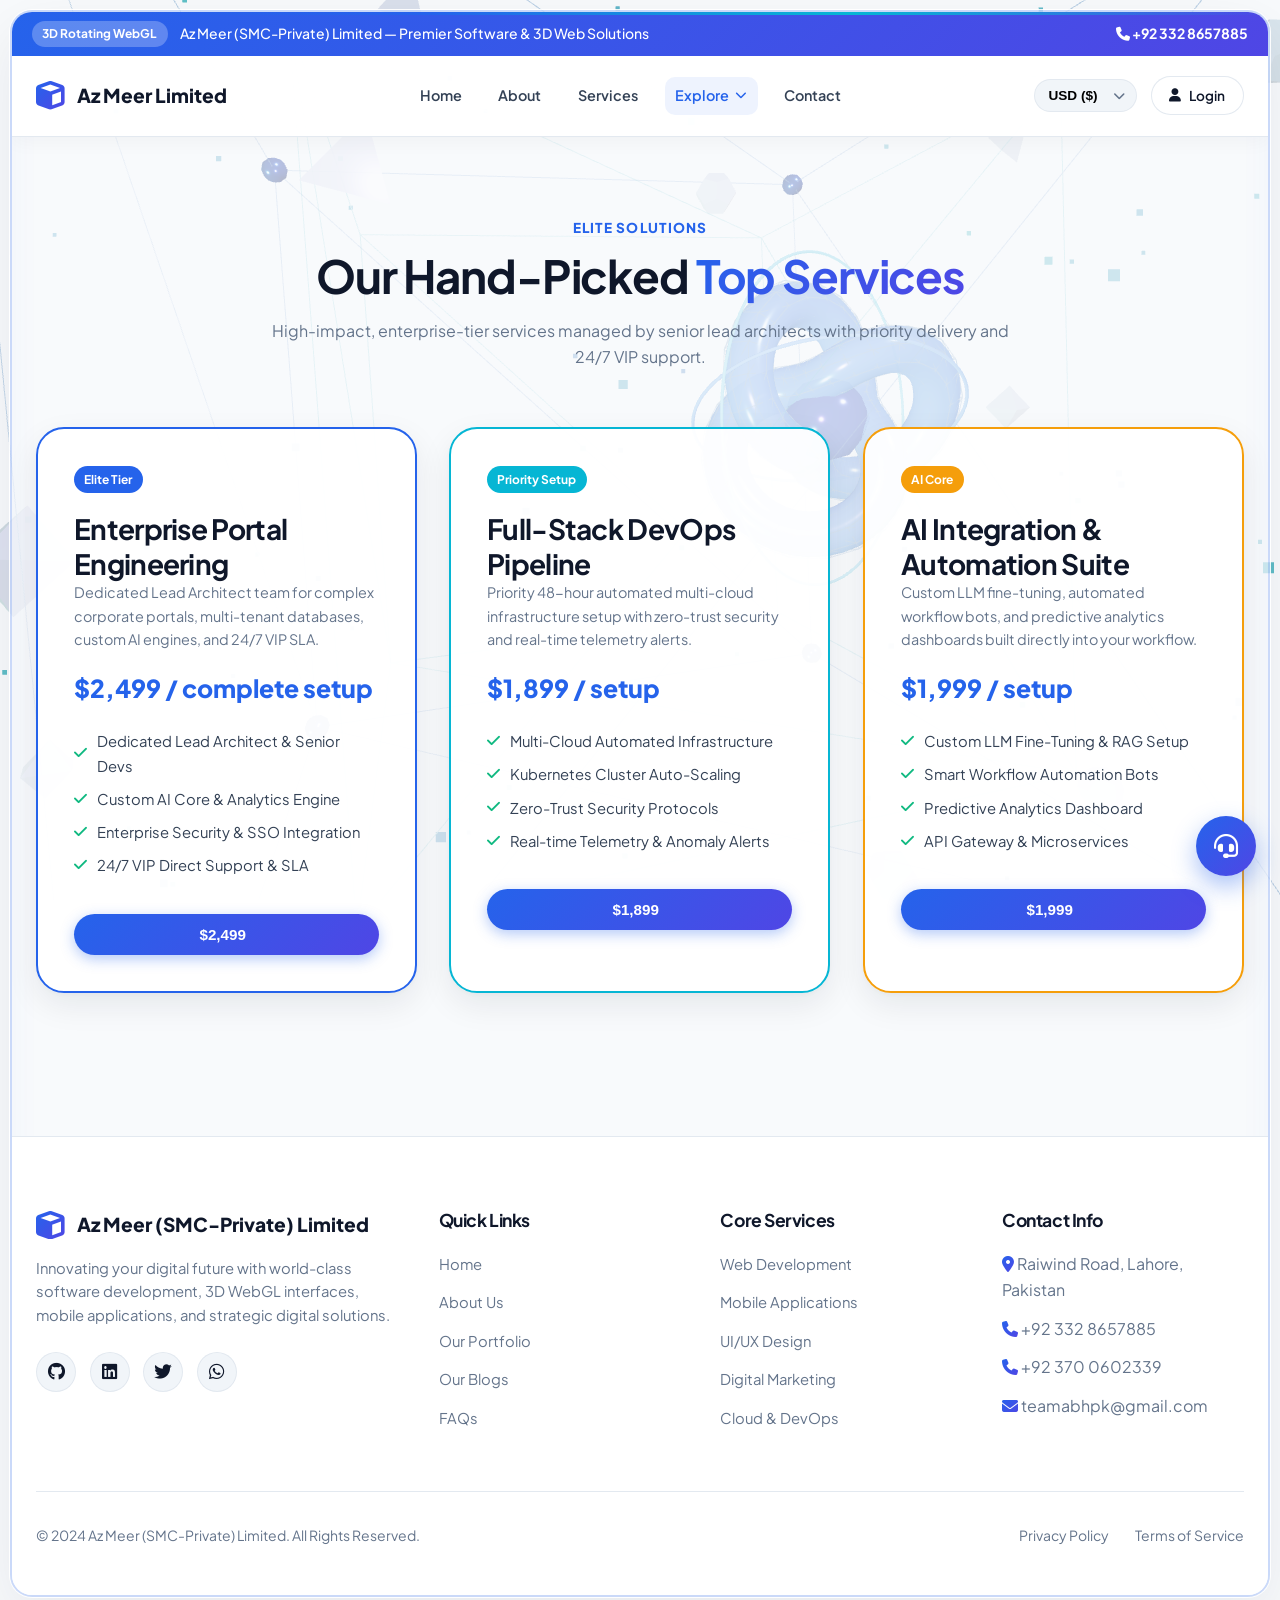
<file: top-services.html>
<!DOCTYPE html>
<html lang="en">
<head>
    <meta charset="UTF-8">
    <meta name="viewport" content="width=device-width, initial-scale=1.0">
    <title>Az Meer (SMC-Private) Limited - Modern 3D 4DX Ecosystem</title>
    <link rel="stylesheet" href="all.min.css">
    <link rel="stylesheet" href="https://cdnjs.cloudflare.com/ajax/libs/font-awesome/6.4.0/css/all.min.css">
    <link rel="stylesheet" href="style.css?v=6.0">
    <link rel="preconnect" href="https://fonts.googleapis.com">
    <link rel="preconnect" href="https://fonts.gstatic.com" crossorigin>
    <link href="https://fonts.googleapis.com/css2?family=Plus+Jakarta+Sans:wght@400;500;600;700;800&display=swap" rel="stylesheet">
</head>
<body>
    <div id="three-canvas-container"></div>

    <!-- 3D BOX FRAME AROUND WEB -->
    <div class="web-3d-frame">

    <div class="announcement-bar">
        <div class="bar-content">
            <span class="badge">3D Rotating WebGL</span>
            <span>Az Meer (SMC-Private) Limited — Premier Software & 3D Web Solutions</span>
        </div>
        <div class="bar-actions">
            <a href="contact.html" style="color:#fff; font-weight:700;"><i class="fa-solid fa-phone"></i> +92 332 8657885</a>
        </div>
    </div>

    <!-- FIXED NAVBAR WITH DESKTOP DROPDOWN & LOGIN BUTTON -->
    <header class="navbar-header">
        <div class="container navbar-container">
            <a href="index.html" class="brand-logo">
                <i class="fa-solid fa-cube gradient-text"></i>
                <div>
                    Az Meer <span>Limited</span>
                </div>
            </a>

            <nav>
                <ul class="nav-menu">
                    <li><a href="index.html" class="nav-link">Home</a></li>
                    <li><a href="about.html" class="nav-link">About</a></li>
                    <li><a href="services.html" class="nav-link">Services</a></li>
                    
                    <!-- DESKTOP DROPDOWN MENU FOR EXPLORE -->
                    <li class="nav-dropdown">
                        <span class="nav-link nav-dropdown-toggle active">
                            Explore <i class="fa-solid fa-chevron-down"></i>
                        </span>
                        <ul class="dropdown-menu">
                            <li><a href="top-services.html" class="dropdown-item active"><i class="fa-solid fa-crown"></i> Top Services</a></li>
                            <li><a href="portfolio.html" class="dropdown-item"><i class="fa-solid fa-briefcase"></i> Portfolio</a></li>
                            <li><a href="apps.html" class="dropdown-item"><i class="fa-brands fa-google-play"></i> Our Apps</a></li>
                            <li><a href="team.html" class="dropdown-item"><i class="fa-solid fa-users"></i> Our Team</a></li>
                            <li><a href="blogs.html" class="dropdown-item"><i class="fa-solid fa-newspaper"></i> Blogs</a></li>
                            <li><a href="faqs.html" class="dropdown-item"><i class="fa-solid fa-circle-question"></i> FAQs</a></li>
                        </ul>
                    </li>

                    <li><a href="contact.html" class="nav-link">Contact</a></li>
                </ul>
            </nav>

            <div class="header-actions">
                <div class="currency-selector">
                    <select class="currency-select">
                        <option value="USD">USD ($)</option>
                        <option value="PKR">PKR (Rs)</option>
                        <option value="GBP">GBP (£)</option>
                    </select>
                    <i class="fa-solid fa-chevron-down currency-icon"></i>
                </div>
                <!-- LOGIN BUTTON CLEANLY INTEGRATED IN NAVBAR -->
                <a href="auth.html" class="btn btn-secondary btn-sm"><i class="fa-solid fa-user"></i> Login</a>
                <button class="mobile-toggle"><i class="fa-solid fa-bars"></i></button>
            </div>
        </div>
    </header>

    <section class="section-padding">
        <div class="container">
            <div class="section-header slide-in-up">
                <div class="section-subtitle">Elite Solutions</div>
                <h2 class="section-title">Our Hand-Picked <span class="gradient-text">Top Services</span></h2>
                <p style="color:var(--text-muted);">High-impact, enterprise-tier services managed by senior lead architects with priority delivery and 24/7 VIP support.</p>
            </div>

            <div class="grid-3">
                <div class="glass-card slide-in-left delay-1" style="border:2px solid var(--primary);">
                    <div class="tag-badge" style="background:var(--primary); color:#fff;">Elite Tier</div>
                    <h3 style="margin-top:0.75rem;">Enterprise Portal Engineering</h3>
                    <p style="color:var(--text-muted); font-size:0.9rem;">Dedicated Lead Architect team for complex corporate portals, multi-tenant databases, custom AI engines, and 24/7 VIP SLA.</p>
                    <div class="service-price-tag" data-price-usd="2499" data-price-period="/ complete setup">$2,499 <span>/ complete setup</span></div>
                    <ul class="feature-list">
                        <li><i class="fa-solid fa-check"></i> Dedicated Lead Architect & Senior Devs</li>
                        <li><i class="fa-solid fa-check"></i> Custom AI Core & Analytics Engine</li>
                        <li><i class="fa-solid fa-check"></i> Enterprise Security & SSO Integration</li>
                        <li><i class="fa-solid fa-check"></i> 24/7 VIP Direct Support & SLA</li>
                    </ul>
                    <button class="btn btn-primary" style="width:100%; margin-top:1rem;" data-open-modal="order" data-item-title="Enterprise Portal Engineering" data-price-usd="2499">Book Elite Service</button>
                </div>

                <div class="glass-card slide-in-up delay-2" style="border:2px solid var(--accent-cyan);">
                    <div class="tag-badge" style="background:var(--accent-cyan); color:#fff;">Priority Setup</div>
                    <h3 style="margin-top:0.75rem;">Full-Stack DevOps Pipeline</h3>
                    <p style="color:var(--text-muted); font-size:0.9rem;">Priority 48-hour automated multi-cloud infrastructure setup with zero-trust security and real-time telemetry alerts.</p>
                    <div class="service-price-tag" data-price-usd="1899" data-price-period="/ setup">$1,899 <span>/ setup</span></div>
                    <ul class="feature-list">
                        <li><i class="fa-solid fa-check"></i> Multi-Cloud Automated Infrastructure</li>
                        <li><i class="fa-solid fa-check"></i> Kubernetes Cluster Auto-Scaling</li>
                        <li><i class="fa-solid fa-check"></i> Zero-Trust Security Protocols</li>
                        <li><i class="fa-solid fa-check"></i> Real-time Telemetry & Anomaly Alerts</li>
                    </ul>
                    <button class="btn btn-primary" style="width:100%; margin-top:1rem;" data-open-modal="order" data-item-title="Full-Stack DevOps Pipeline" data-price-usd="1899">Book Elite Service</button>
                </div>

                <div class="glass-card slide-in-right delay-3" style="border:2px solid var(--gold-accent);">
                    <div class="tag-badge" style="background:var(--gold-accent); color:#fff;">AI Core</div>
                    <h3 style="margin-top:0.75rem;">AI Integration & Automation Suite</h3>
                    <p style="color:var(--text-muted); font-size:0.9rem;">Custom LLM fine-tuning, automated workflow bots, and predictive analytics dashboards built directly into your workflow.</p>
                    <div class="service-price-tag" data-price-usd="1999" data-price-period="/ setup">$1,999 <span>/ setup</span></div>
                    <ul class="feature-list">
                        <li><i class="fa-solid fa-check"></i> Custom LLM Fine-Tuning & RAG Setup</li>
                        <li><i class="fa-solid fa-check"></i> Smart Workflow Automation Bots</li>
                        <li><i class="fa-solid fa-check"></i> Predictive Analytics Dashboard</li>
                        <li><i class="fa-solid fa-check"></i> API Gateway & Microservices</li>
                    </ul>
                    <button class="btn btn-primary" style="width:100%; margin-top:1rem;" data-open-modal="order" data-item-title="AI Integration & Automation Suite" data-price-usd="1999">Book Elite Service</button>
                </div>
            </div>
        </div>
    </section>

    <footer class="footer-section">
        <div class="container">
            <div class="footer-grid">
                <div class="footer-brand">
                    <a href="index.html" class="brand-logo">
                        <i class="fa-solid fa-cube gradient-text"></i>
                        <span>Az Meer (SMC-Private) Limited</span>
                    </a>
                    <p>Innovating your digital future with world-class software development, 3D WebGL interfaces, mobile applications, and strategic digital solutions.</p>
                    <div class="social-links" style="margin-top:1.5rem;">
                        <a href="#" class="social-icon"><i class="fa-brands fa-github"></i></a>
                        <a href="#" class="social-icon"><i class="fa-brands fa-linkedin"></i></a>
                        <a href="#" class="social-icon"><i class="fa-brands fa-twitter"></i></a>
                        <a href="#" class="social-icon"><i class="fa-brands fa-whatsapp"></i></a>
                    </div>
                </div>

                <div class="footer-col">
                    <h4>Quick Links</h4>
                    <ul class="footer-links">
                        <li><a href="index.html">Home</a></li>
                        <li><a href="about.html">About Us</a></li>
                        <li><a href="portfolio.html">Our Portfolio</a></li>
                        <li><a href="blogs.html">Our Blogs</a></li>
                        <li><a href="faqs.html">FAQs</a></li>
                    </ul>
                </div>

                <div class="footer-col">
                    <h4>Core Services</h4>
                    <ul class="footer-links">
                        <li><a href="services.html">Web Development</a></li>
                        <li><a href="services.html">Mobile Applications</a></li>
                        <li><a href="services.html">UI/UX Design</a></li>
                        <li><a href="services.html">Digital Marketing</a></li>
                        <li><a href="services.html">Cloud & DevOps</a></li>
                    </ul>
                </div>

                <div class="footer-col">
                    <h4>Contact Info</h4>
                    <ul class="footer-links" style="color:var(--text-muted);">
                        <li><i class="fa-solid fa-location-dot gradient-text"></i> Raiwind Road, Lahore, Pakistan</li>
                        <li><i class="fa-solid fa-phone gradient-text"></i> +92 332 8657885</li>
                        <li><i class="fa-solid fa-phone gradient-text"></i> +92 370 0602339</li>
                        <li><i class="fa-solid fa-envelope gradient-text"></i> teamabhpk@gmail.com</li>
                    </ul>
                </div>
            </div>

            <div class="footer-bottom">
                <p>&copy; 2024 Az Meer (SMC-Private) Limited. All Rights Reserved.</p>
                <div>
                    <a href="privacy.html" style="margin-right:1.5rem; color:var(--text-muted);">Privacy Policy</a>
                    <a href="faqs.html" style="color:var(--text-muted);">Terms of Service</a>
                </div>
            </div>
        </div>
    </footer>

    </div> <!-- END 3D BOX FRAME AROUND WEB -->

    <!-- Global Modal Overlay -->
    <div class="modal-overlay" id="global-modal-overlay">
        <div class="modal-container">
            <button class="modal-close" id="modal-close-btn"><i class="fa-solid fa-xmark"></i></button>
            <div id="modal-body-content"></div>
        </div>
    </div>

    <!-- Floating Live Chat Button -->
    <div class="live-chat-float" onclick="openModal('chat')">
        <i class="fa-solid fa-headset"></i>
    </div>

    <!-- Scripts -->
    <script src="three.min.js"></script>
    <script>if (typeof THREE === "undefined") { document.write('<script src="https://cdnjs.cloudflare.com/ajax/libs/three.js/r128/three.min.js"><\/script>'); }</script>
    <script src="siteData.js?v=6.0"></script>
    <script src="three-scene.js?v=6.0"></script>
    <script src="app.js?v=6.0"></script>
</body>
</html>
</file>
<file: style.css>
/* ==========================================================================
   Az Meer (SMC-Private) Limited - Ultra Advanced 4D Animated UI Stylesheet
   3D Rotating Box Engine, Slide-In Animations, Responsive Precision
   ========================================================================== */

:root {
    --bg-main: #f8fafc;
    --bg-card: rgba(255, 255, 255, 0.93);
    --bg-card-hover: #ffffff;
    --bg-glass: rgba(241, 245, 249, 0.88);
    
    --text-heading: #0f172a;
    --text-body: #334155;
    --text-muted: #64748b;
    
    --primary: #2563eb;
    --primary-gradient: linear-gradient(135deg, #2563eb 0%, #4f46e5 100%);
    --accent-cyan: #06b6d4;
    --accent-gradient: linear-gradient(135deg, #06b6d4 0%, #3b82f6 100%);
    --gold-accent: #f59e0b;
    
    --border-subtle: rgba(226, 232, 240, 0.95);
    --border-accent: rgba(37, 99, 235, 0.35);
    
    --radius-sm: 10px;
    --radius-md: 18px;
    --radius-lg: 28px;
    --radius-full: 9999px;
    
    --shadow-soft: 0 10px 30px -10px rgba(15, 23, 42, 0.05);
    --shadow-card: 0 12px 32px rgba(15, 23, 42, 0.08), 0 2px 6px rgba(15, 23, 42, 0.03);
    --shadow-hover: 0 24px 50px rgba(37, 99, 235, 0.18), 0 8px 24px rgba(15, 23, 42, 0.06);
    
    --transition: all 0.35s cubic-bezier(0.16, 1, 0.3, 1);
}

*, *::before, *::after { box-sizing: border-box; margin: 0; padding: 0; }
html { scroll-behavior: smooth; font-size: 16px; }

body {
    font-family: 'Plus Jakarta Sans', 'Inter', -apple-system, BlinkMacSystemFont, "Segoe UI", Roboto, sans-serif;
    background-color: var(--bg-main);
    color: var(--text-body);
    line-height: 1.65;
    overflow-x: hidden;
    min-height: 100vh;
    padding: 10px;
}

/* 3D Box Frame Around Web */
.web-3d-frame {
    position: relative;
    border: 2px solid rgba(37, 99, 235, 0.22);
    border-radius: 22px;
    background: rgba(248, 250, 252, 0.72); /* Crisp Translucent - No Blur */
    box-shadow: 
        0 0 0 1px rgba(255, 255, 255, 0.9),
        0 20px 60px rgba(15, 23, 42, 0.08),
        inset 0 0 35px rgba(37, 99, 235, 0.04);
    overflow: hidden;
    min-height: calc(100vh - 20px);
    transition: var(--transition);
}

.web-3d-frame::before {
    content: '';
    position: absolute;
    top: 0; left: 0; width: 100%; height: 3px;
    background: linear-gradient(90deg, transparent, #2563eb, #06b6d4, transparent);
    z-index: 102;
}

#three-canvas-container {
    position: fixed;
    top: 0; left: 0; width: 100vw; height: 100vh;
    z-index: -1; pointer-events: none; overflow: hidden;
}

/* Typography Utility */
h1, h2, h3, h4, h5, h6 { color: var(--text-heading); font-weight: 700; line-height: 1.25; letter-spacing: -0.025em; }
h1 { font-size: clamp(2.25rem, 5.5vw, 4.25rem); }
h2 { font-size: clamp(1.75rem, 3.8vw, 2.85rem); }
h3 { font-size: clamp(1.2rem, 2.2vw, 1.75rem); }

p { margin-bottom: 1rem; }
a { color: var(--primary); text-decoration: none; transition: var(--transition); }
a:hover { color: #1d4ed8; }

.gradient-text {
    background: var(--primary-gradient);
    -webkit-background-clip: text;
    -webkit-text-fill-color: transparent;
}

.container { width: 100%; max-width: 1280px; margin: 0 auto; padding: 0 1.5rem; }

/* Top Announcement Bar */
.announcement-bar {
    background: var(--primary-gradient); color: #ffffff;
    padding: 0.55rem 1.25rem; font-size: 0.875rem; font-weight: 500;
    display: flex; justify-content: space-between; align-items: center;
    position: relative; z-index: 101;
}
.announcement-bar .badge {
    background: rgba(255, 255, 255, 0.25); padding: 0.2rem 0.65rem;
    border-radius: var(--radius-full); font-size: 0.75rem; font-weight: 700;
}

/* ==================== FIXED NAVBAR WITH DESKTOP DROPDOWN ==================== */
.navbar-header {
    position: sticky; top: 0; z-index: 100;
    background: rgba(255, 255, 255, 0.96);
    border-bottom: 1px solid var(--border-subtle);
    box-shadow: 0 4px 20px rgba(15, 23, 42, 0.04);
}
.navbar-container {
    display: flex; align-items: center; justify-content: space-between;
    height: 80px; gap: 1rem;
}
.brand-logo { display: flex; align-items: center; gap: 0.75rem; font-size: 1.2rem; font-weight: 800; color: var(--text-heading); flex-shrink: 0; }
.brand-logo i { font-size: 1.8rem; color: var(--primary); }

.nav-menu { display: flex; align-items: center; gap: 1rem; list-style: none; margin: 0; padding: 0; }
.nav-link { font-size: 0.9rem; font-weight: 600; color: var(--text-body); padding: 0.45rem 0.65rem; border-radius: var(--radius-sm); white-space: nowrap; }
.nav-link:hover, .nav-link.active { color: var(--primary); background: rgba(37, 99, 235, 0.08); }

.header-actions { display: flex; align-items: center; gap: 0.85rem; flex-shrink: 0; }

.currency-select {
    appearance: none; background: rgba(241, 245, 249, 0.95);
    border: 1px solid var(--border-subtle); padding: 0.5rem 1.8rem 0.5rem 0.85rem;
    border-radius: var(--radius-full); font-size: 0.85rem; font-weight: 700; cursor: pointer;
}

.btn {
    display: inline-flex; align-items: center; justify-content: center; gap: 0.5rem;
    padding: 0.75rem 1.75rem; border-radius: var(--radius-full); font-size: 0.95rem; font-weight: 600;
    cursor: pointer; border: none; transition: var(--transition); white-space: nowrap;
}
.btn-primary { background: var(--primary-gradient); color: #ffffff; box-shadow: 0 4px 14px rgba(37, 99, 235, 0.35); }
.btn-primary:hover { transform: translateY(-2px); box-shadow: var(--shadow-hover); color: #ffffff; }
.btn-secondary { background: rgba(255, 255, 255, 0.95); color: var(--text-heading); border: 1px solid var(--border-subtle); }
.btn-secondary:hover { background: #ffffff; border-color: var(--primary); color: var(--primary); }
.btn-sm { padding: 0.45rem 1.1rem; font-size: 0.85rem; }

/* DESKTOP DROPDOWN MENU */
.nav-dropdown { position: relative; }
.nav-dropdown-toggle { display: inline-flex; align-items: center; gap: 0.4rem; cursor: pointer; }
.nav-dropdown-toggle i.fa-chevron-down { font-size: 0.725rem; transition: transform 0.3s ease; }
.nav-dropdown:hover .nav-dropdown-toggle i.fa-chevron-down { transform: rotate(180deg); }

.dropdown-menu {
    position: absolute; top: 100%; left: 50%;
    transform: translateX(-50%) translateY(14px) scale(0.95);
    background: #ffffff; border: 1px solid var(--border-subtle);
    border-radius: var(--radius-md); padding: 0.6rem; min-width: 230px;
    box-shadow: 0 20px 45px rgba(15, 23, 42, 0.14);
    opacity: 0; pointer-events: none; transition: all 0.3s cubic-bezier(0.16, 1, 0.3, 1);
    z-index: 200; list-style: none; margin: 0;
}
.nav-dropdown:hover .dropdown-menu {
    opacity: 1; pointer-events: auto;
    transform: translateX(-50%) translateY(4px) scale(1);
}
.dropdown-item {
    display: flex; align-items: center; gap: 0.75rem;
    padding: 0.6rem 0.85rem; border-radius: var(--radius-sm);
    color: var(--text-body); font-size: 0.875rem; font-weight: 600; transition: var(--transition);
}
.dropdown-item:hover { background: rgba(37, 99, 235, 0.08); color: var(--primary); transform: translateX(3px); }
.dropdown-item i { font-size: 1rem; width: 20px; color: var(--primary); }

/* Hero Section */
.hero-section { padding: 4.5rem 0; min-height: 82vh; display: flex; align-items: center; }
.hero-grid { display: grid; grid-template-columns: 1.2fr 0.8fr; gap: 3rem; align-items: center; }
.hero-badge { display: inline-flex; gap: 0.5rem; padding: 0.4rem 1.2rem; border-radius: var(--radius-full); background: rgba(37, 99, 235, 0.08); color: var(--primary); font-size: 0.875rem; font-weight: 700; margin-bottom: 1.5rem; }
.hero-title { font-size: clamp(2.5rem, 5vw, 4.25rem); margin-bottom: 1.25rem; }
.hero-subtitle { font-size: 1.15rem; color: var(--text-body); margin-bottom: 2rem; max-width: 620px; }
.hero-stats-row { display: flex; gap: 2.5rem; margin-top: 3rem; padding-top: 1.5rem; border-top: 1px solid var(--border-subtle); }

.stat-item h3 { font-size: 1.85rem; color: var(--primary); }
.stat-item p { font-size: 0.825rem; color: var(--text-muted); margin: 0; }

/* Cards & Widgets */
.glass-card {
    background: var(--bg-card);
    border: 1px solid var(--border-subtle);
    border-radius: var(--radius-lg);
    padding: 2.25rem;
    box-shadow: var(--shadow-card);
    transition: var(--transition);
    transform-style: preserve-3d;
    perspective: 1200px;
    position: relative;
    overflow: hidden;
}
.glass-card:hover {
    background: var(--bg-card-hover);
    border-color: var(--border-accent);
    box-shadow: var(--shadow-hover);
}

.tool-box {
    background: #ffffff;
    border-radius: var(--radius-lg);
    padding: 2.5rem;
    border: 1px solid var(--border-subtle);
    box-shadow: var(--shadow-card);
}

.section-padding { padding: 5rem 0; }
.section-header { text-align: center; max-width: 760px; margin: 0 auto 3.5rem; }
.section-subtitle { text-transform: uppercase; font-size: 0.85rem; font-weight: 800; color: var(--primary); letter-spacing: 0.08em; margin-bottom: 0.5rem; }

/* Grid Layouts */
.grid-3 { display: grid; grid-template-columns: repeat(auto-fit, minmax(320px, 1fr)); gap: 2rem; }
.grid-2 { display: grid; grid-template-columns: repeat(auto-fit, minmax(420px, 1fr)); gap: 2.5rem; }
.grid-4 { display: grid; grid-template-columns: repeat(auto-fit, minmax(240px, 1fr)); gap: 1.5rem; }

.service-icon-box {
    width: 60px; height: 60px; border-radius: var(--radius-md);
    background: var(--primary-gradient); color: #ffffff;
    display: flex; align-items: center; justify-content: center; font-size: 1.5rem; margin-bottom: 1.25rem;
    box-shadow: 0 8px 20px rgba(37, 99, 235, 0.25);
}

.service-price-tag { font-size: 1.55rem; font-weight: 800; color: var(--primary); margin: 1rem 0; }

.feature-list { list-style: none; margin: 1.25rem 0; }
.feature-list li { display: flex; align-items: center; gap: 0.65rem; font-size: 0.925rem; margin-bottom: 0.55rem; }
.feature-list li i { color: #10b981; }

.filter-nav { display: flex; justify-content: center; gap: 0.75rem; flex-wrap: wrap; margin-bottom: 3rem; }
.filter-btn {
    padding: 0.55rem 1.35rem; border-radius: var(--radius-full);
    background: rgba(255, 255, 255, 0.95); border: 1px solid var(--border-subtle);
    font-size: 0.875rem; font-weight: 600; cursor: pointer; transition: var(--transition);
}
.filter-btn.active, .filter-btn:hover { background: var(--primary); color: #ffffff; border-color: var(--primary); }

.portfolio-img-wrapper { height: 220px; border-radius: var(--radius-md); overflow: hidden; margin-bottom: 1.25rem; }
.portfolio-img-wrapper img { width: 100%; height: 100%; object-fit: cover; transition: transform 0.5s ease; }
.glass-card:hover .portfolio-img-wrapper img { transform: scale(1.06); }

.app-card-header { display: flex; align-items: center; gap: 1.25rem; margin-bottom: 1.25rem; }
.app-icon {
    width: 64px; height: 64px; border-radius: var(--radius-md);
    background: var(--accent-gradient); color: #ffffff;
    display: flex; align-items: center; justify-content: center; font-size: 1.75rem;
}
.app-rating { display: flex; align-items: center; gap: 0.4rem; color: var(--gold-accent); font-weight: 700; font-size: 0.9rem; }

.team-avatar-box {
    width: 80px; height: 80px; border-radius: 50%;
    background: var(--primary-gradient); color: #ffffff;
    display: flex; align-items: center; justify-content: center; font-size: 2rem; margin-bottom: 1.25rem;
    box-shadow: 0 8px 24px rgba(37, 99, 235, 0.25);
}

.tag-badge {
    display: inline-block; padding: 0.22rem 0.65rem; border-radius: var(--radius-full);
    background: rgba(37, 99, 235, 0.08); color: var(--primary); font-size: 0.75rem; font-weight: 700; margin-right: 0.35rem; margin-bottom: 0.35rem;
}

.faq-item { background: var(--bg-card); border: 1px solid var(--border-subtle); border-radius: var(--radius-md); margin-bottom: 0.85rem; }
.faq-question { padding: 1.25rem; display: flex; justify-content: space-between; align-items: center; cursor: pointer; font-weight: 700; }
.faq-answer { padding: 0 1.25rem 1.25rem; color: var(--text-body); display: none; line-height: 1.65; }
.faq-item.active .faq-answer { display: block; }
.faq-item.active .faq-toggle-icon { transform: rotate(180deg); }

.form-group { margin-bottom: 1.25rem; }
.form-label { display: block; font-size: 0.875rem; font-weight: 700; color: var(--text-heading); margin-bottom: 0.5rem; }
.form-control {
    width: 100%; padding: 0.85rem 1.2rem; border-radius: var(--radius-sm);
    border: 1px solid var(--border-subtle); background: rgba(248, 250, 252, 0.9);
    font-family: inherit; font-size: 0.95rem; color: var(--text-heading); transition: var(--transition);
}
.form-control:focus { outline: none; border-color: var(--primary); background: #ffffff; box-shadow: 0 0 0 4px rgba(37, 99, 235, 0.12); }

/* ==================== 4D SLIDE-IN SCROLL REVEAL ANIMATIONS ==================== */
.slide-in-left {
    opacity: 0;
    transform: perspective(1200px) rotateY(-20deg) translateX(-70px) translateZ(-40px);
    transition: transform 0.9s cubic-bezier(0.16, 1, 0.3, 1), opacity 0.9s ease;
}

.slide-in-right {
    opacity: 0;
    transform: perspective(1200px) rotateY(20deg) translateX(70px) translateZ(-40px);
    transition: transform 0.9s cubic-bezier(0.16, 1, 0.3, 1), opacity 0.9s ease;
}

.slide-in-up {
    opacity: 0;
    transform: perspective(1200px) rotateX(18deg) translateY(70px) translateZ(-40px);
    transition: transform 0.9s cubic-bezier(0.16, 1, 0.3, 1), opacity 0.9s ease;
}

.slide-in-left.revealed,
.slide-in-right.revealed,
.slide-in-up.revealed {
    opacity: 1;
    transform: perspective(1200px) rotateY(0deg) rotateX(0deg) translateX(0) translateY(0) translateZ(0px);
}

.delay-1 { transition-delay: 0.1s !important; }
.delay-2 { transition-delay: 0.2s !important; }
.delay-3 { transition-delay: 0.3s !important; }
.delay-4 { transition-delay: 0.4s !important; }

/* Modals & Live Chat */
.modal-overlay {
    position: fixed; top: 0; left: 0; width: 100vw; height: 100vh;
    background: rgba(15, 23, 42, 0.5); z-index: 1000; display: flex; align-items: center; justify-content: center;
    opacity: 0; pointer-events: none; transition: opacity 0.3s ease;
}
.modal-overlay.active { opacity: 1; pointer-events: auto; }
.modal-container {
    background: #ffffff; width: 92%; max-width: 620px;
    border-radius: var(--radius-lg); padding: 2.25rem; position: relative;
    box-shadow: 0 25px 50px -12px rgba(15, 23, 42, 0.25);
}
.modal-close {
    position: absolute; top: 1rem; right: 1rem; background: #f1f5f9;
    border: none; width: 34px; height: 34px; border-radius: 50%; cursor: pointer;
}

.live-chat-float {
    position: fixed; bottom: 1.5rem; right: 1.5rem; z-index: 99;
    width: 60px; height: 60px; border-radius: 50%; background: var(--primary-gradient);
    color: #ffffff; display: flex; align-items: center; justify-content: center;
    font-size: 1.5rem; box-shadow: 0 10px 25px rgba(37, 99, 235, 0.4); cursor: pointer;
}

.footer-section { background: #ffffff; border-top: 1px solid var(--border-subtle); padding: 4.5rem 0 2rem; margin-top: 4rem; }
.footer-grid { display: grid; grid-template-columns: 1.5fr repeat(3, 1fr); gap: 2.5rem; margin-bottom: 3rem; }
.footer-bottom { padding-top: 2rem; border-top: 1px solid var(--border-subtle); display: flex; justify-content: space-between; font-size: 0.875rem; color: var(--text-muted); }

.mobile-toggle { display: none; font-size: 1.5rem; background: none; border: none; cursor: pointer; color: var(--text-heading); }

/* ==================== MOBILE & TABLET RESPONSIVE DESIGN ==================== */
@media (max-width: 992px) {
    body { padding: 0; }
    .web-3d-frame { border: none; border-radius: 0; box-shadow: none; background: transparent; min-height: 100vh; }
    .web-3d-frame::before { display: none; }

    .announcement-bar { padding: 0.4rem 0.75rem; font-size: 0.75rem; }
    .announcement-bar .badge { display: none; }

    .navbar-container { height: 68px; padding: 0 1rem; }
    .brand-logo { font-size: 1.05rem; }
    .brand-logo i { font-size: 1.5rem; }

    .header-actions { gap: 0.5rem; }
    .currency-select { padding: 0.35rem 1.4rem 0.35rem 0.6rem; font-size: 0.75rem; }
    .header-actions .btn-secondary { padding: 0.35rem 0.85rem; font-size: 0.785rem; }

    .nav-menu {
        position: fixed; top: 68px; left: 0; width: 100vw; height: auto; max-height: calc(100vh - 68px);
        background: #ffffff; flex-direction: column; align-items: stretch; padding: 1.25rem; gap: 0.5rem;
        box-shadow: 0 20px 40px rgba(15, 23, 42, 0.12); border-bottom-left-radius: 20px; border-bottom-right-radius: 20px;
        display: none; z-index: 1000; overflow-y: auto;
    }
    .nav-menu.active { display: flex; }

    .nav-link { font-size: 0.95rem; padding: 0.75rem 1rem; width: 100%; border-radius: 12px; background: #f8fafc; border: 1px solid #e2e8f0; }
    .mobile-toggle { display: block; margin-left: 0.25rem; }

    .dropdown-menu {
        position: static; transform: none !important; opacity: 1 !important; pointer-events: auto !important;
        box-shadow: none; border: none; padding: 0; min-width: auto; background: transparent;
        display: flex; flex-direction: column; gap: 0.5rem; margin-top: 0.5rem;
    }
    .nav-dropdown-toggle { display: none; }

    .hero-section { padding: 2.5rem 0; min-height: auto; }
    .hero-grid { grid-template-columns: 1fr; gap: 2rem; }
    .hero-title { font-size: clamp(2rem, 7.5vw, 2.75rem); }
    .hero-subtitle { font-size: 1rem; margin-bottom: 1.5rem; }

    .hero-cta { display: flex; flex-direction: column; gap: 0.75rem; width: 100%; }
    .hero-cta .btn { width: 100%; justify-content: center; }

    .hero-stats-row { display: grid; grid-template-columns: repeat(3, 1fr); gap: 0.5rem; margin-top: 1.75rem; padding-top: 1rem; text-align: center; }
    .stat-item h3 { font-size: 1.4rem; }
    .stat-item p { font-size: 0.725rem; }

    .section-padding { padding: 2.75rem 0; }
    .section-header { margin-bottom: 2rem; }

    .glass-card { padding: 1.35rem 1.15rem; border-radius: 20px; margin-bottom: 0.5rem; }
    .grid-2, .grid-3, .grid-4 { grid-template-columns: 1fr; gap: 1.25rem; }

    .portfolio-img-wrapper { height: 170px; border-radius: 14px; }
    .footer-grid { grid-template-columns: 1fr 1fr; gap: 1.75rem; }
    .footer-bottom { flex-direction: column; gap: 0.75rem; text-align: center; }
}

@media (max-width: 576px) {
    .container { padding: 0 1rem; }
    .footer-grid { grid-template-columns: 1fr; gap: 1.5rem; }
    .live-chat-float { bottom: 1.25rem; right: 1.25rem; width: 50px; height: 50px; font-size: 1.25rem; }
}


/* ==================== COMPLETE ELEMENT STYLING AUDIT ==================== */

/* Announcement Bar Details */
.bar-content {
    display: flex;
    align-items: center;
    gap: 0.75rem;
}

.bar-actions {
    display: flex;
    align-items: center;
    gap: 1rem;
}

.bar-actions a {
    transition: var(--transition);
}

.bar-actions a:hover {
    opacity: 0.85;
}

/* Section Headings */
.section-title {
    margin-bottom: 0.85rem;
}

/* Currency Selector Positioning */
.currency-selector {
    position: relative;
    display: inline-flex;
    align-items: center;
}

.currency-icon {
    position: absolute;
    right: 0.75rem;
    pointer-events: none;
    font-size: 0.75rem;
    color: var(--text-muted);
}

/* App Showcase Styling */
.app-card-header {
    display: flex;
    align-items: center;
    gap: 1.25rem;
    margin-bottom: 1.25rem;
}

.app-icon {
    width: 60px;
    height: 60px;
    border-radius: var(--radius-md);
    background: var(--accent-gradient);
    color: #ffffff;
    display: flex;
    align-items: center;
    justify-content: center;
    font-size: 1.65rem;
    box-shadow: 0 8px 20px rgba(6, 182, 212, 0.25);
}

.app-rating {
    display: flex;
    align-items: center;
    gap: 0.35rem;
    color: var(--gold-accent);
    font-weight: 700;
    font-size: 0.875rem;
    margin-top: 0.25rem;
}

/* Team Avatar Box */
.team-avatar-box {
    width: 80px;
    height: 80px;
    border-radius: 50%;
    background: var(--primary-gradient);
    color: #ffffff;
    display: flex;
    align-items: center;
    justify-content: center;
    font-size: 2rem;
    margin-bottom: 1.25rem;
    box-shadow: 0 8px 24px rgba(37, 99, 235, 0.25);
}

/* Forms & Inputs */
.form-group {
    margin-bottom: 1.25rem;
    text-align: left;
}

.form-label {
    display: block;
    font-size: 0.875rem;
    font-weight: 700;
    color: var(--text-heading);
    margin-bottom: 0.45rem;
}

.form-control {
    width: 100%;
    padding: 0.85rem 1.2rem;
    border-radius: var(--radius-sm);
    border: 1px solid var(--border-subtle);
    background: rgba(248, 250, 252, 0.95);
    font-family: inherit;
    font-size: 0.925rem;
    color: var(--text-heading);
    transition: var(--transition);
}

.form-control:focus {
    outline: none;
    border-color: var(--primary);
    background: #ffffff;
    box-shadow: 0 0 0 4px rgba(37, 99, 235, 0.12);
}

/* Footer Section Complete Styles */
.footer-brand p {
    color: var(--text-muted);
    margin-top: 1rem;
    font-size: 0.925rem;
    line-height: 1.6;
}

.footer-col h4 {
    margin-bottom: 1.25rem;
    font-size: 1.1rem;
    color: var(--text-heading);
}

.footer-links {
    list-style: none;
    padding: 0;
    margin: 0;
}

.footer-links li {
    margin-bottom: 0.75rem;
}

.footer-links a {
    color: var(--text-muted);
    font-size: 0.925rem;
    transition: var(--transition);
}

.footer-links a:hover {
    color: var(--primary);
    transform: translateX(3px);
}

.social-links {
    display: flex;
    gap: 0.85rem;
}

.social-icon {
    width: 40px;
    height: 40px;
    border-radius: 50%;
    background: rgba(241, 245, 249, 0.95);
    border: 1px solid var(--border-subtle);
    color: var(--text-heading);
    display: flex;
    align-items: center;
    justify-content: center;
    font-size: 1.1rem;
    transition: var(--transition);
}

.social-icon:hover {
    background: var(--primary-gradient);
    color: #ffffff;
    border-color: var(--primary);
    transform: translateY(-3px);
    box-shadow: 0 8px 18px rgba(37, 99, 235, 0.3);
}

/* Tool Box */
.tool-box {
    background: #ffffff;
    border-radius: var(--radius-lg);
    padding: 2.5rem;
    border: 1px solid var(--border-subtle);
    box-shadow: var(--shadow-card);
}
</file>
